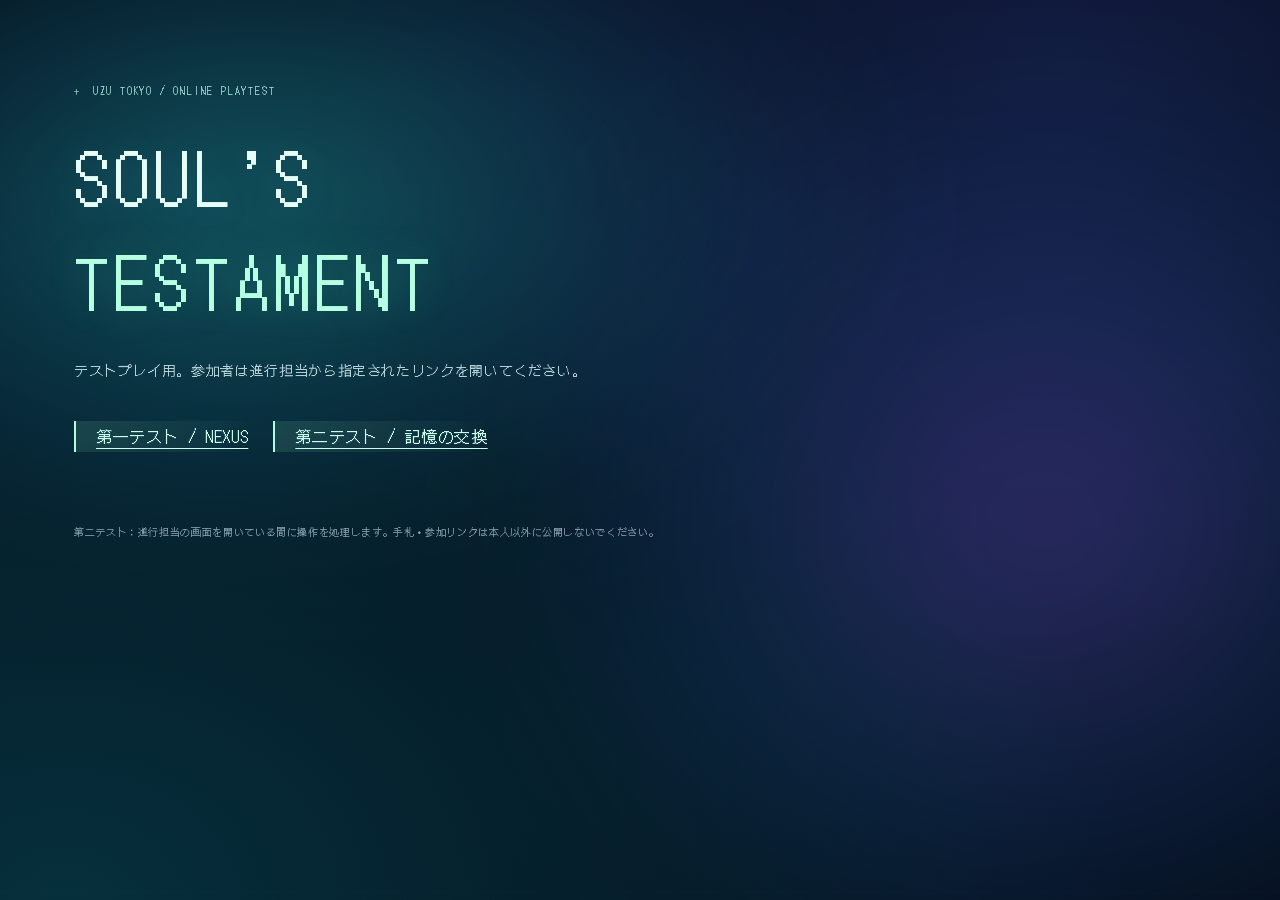
<file: playtest/index.html>
<!doctype html><html lang="ja"><head><meta name="referrer" content="no-referrer"><meta charset="utf-8"><meta name="viewport" content="width=device-width,initial-scale=1"><meta name="robots" content="noindex,nofollow,noarchive"><title>SOUL’S TESTAMENT / テストプレイ</title><link rel="stylesheet" href="second-test/style.css"></head><body><div class="ambient-space" aria-hidden="true"><span class="aurora aurora-a"></span><span class="aurora aurora-b"></span><span class="depth-grid"></span></div><main class="landing"><div class="eyebrow">UZU TOKYO / ONLINE PLAYTEST</div><h1>SOUL’S<br><span>TESTAMENT</span></h1><p class="lead">テストプレイ用。参加者は進行担当から指定されたリンクを開いてください。</p><div class="entry-actions"><a class="primary" href="first-test/search.html?pc=1&mode=pixel">第一テスト / NEXUS</a><a class="primary" href="second-test-v2/">第二テスト / 記憶の交換</a></div><p class="test-note">第二テスト：進行担当の画面を開いている間に操作を処理します。手札・参加リンクは本人以外に公開しないでください。</p></main></body></html>
</file>
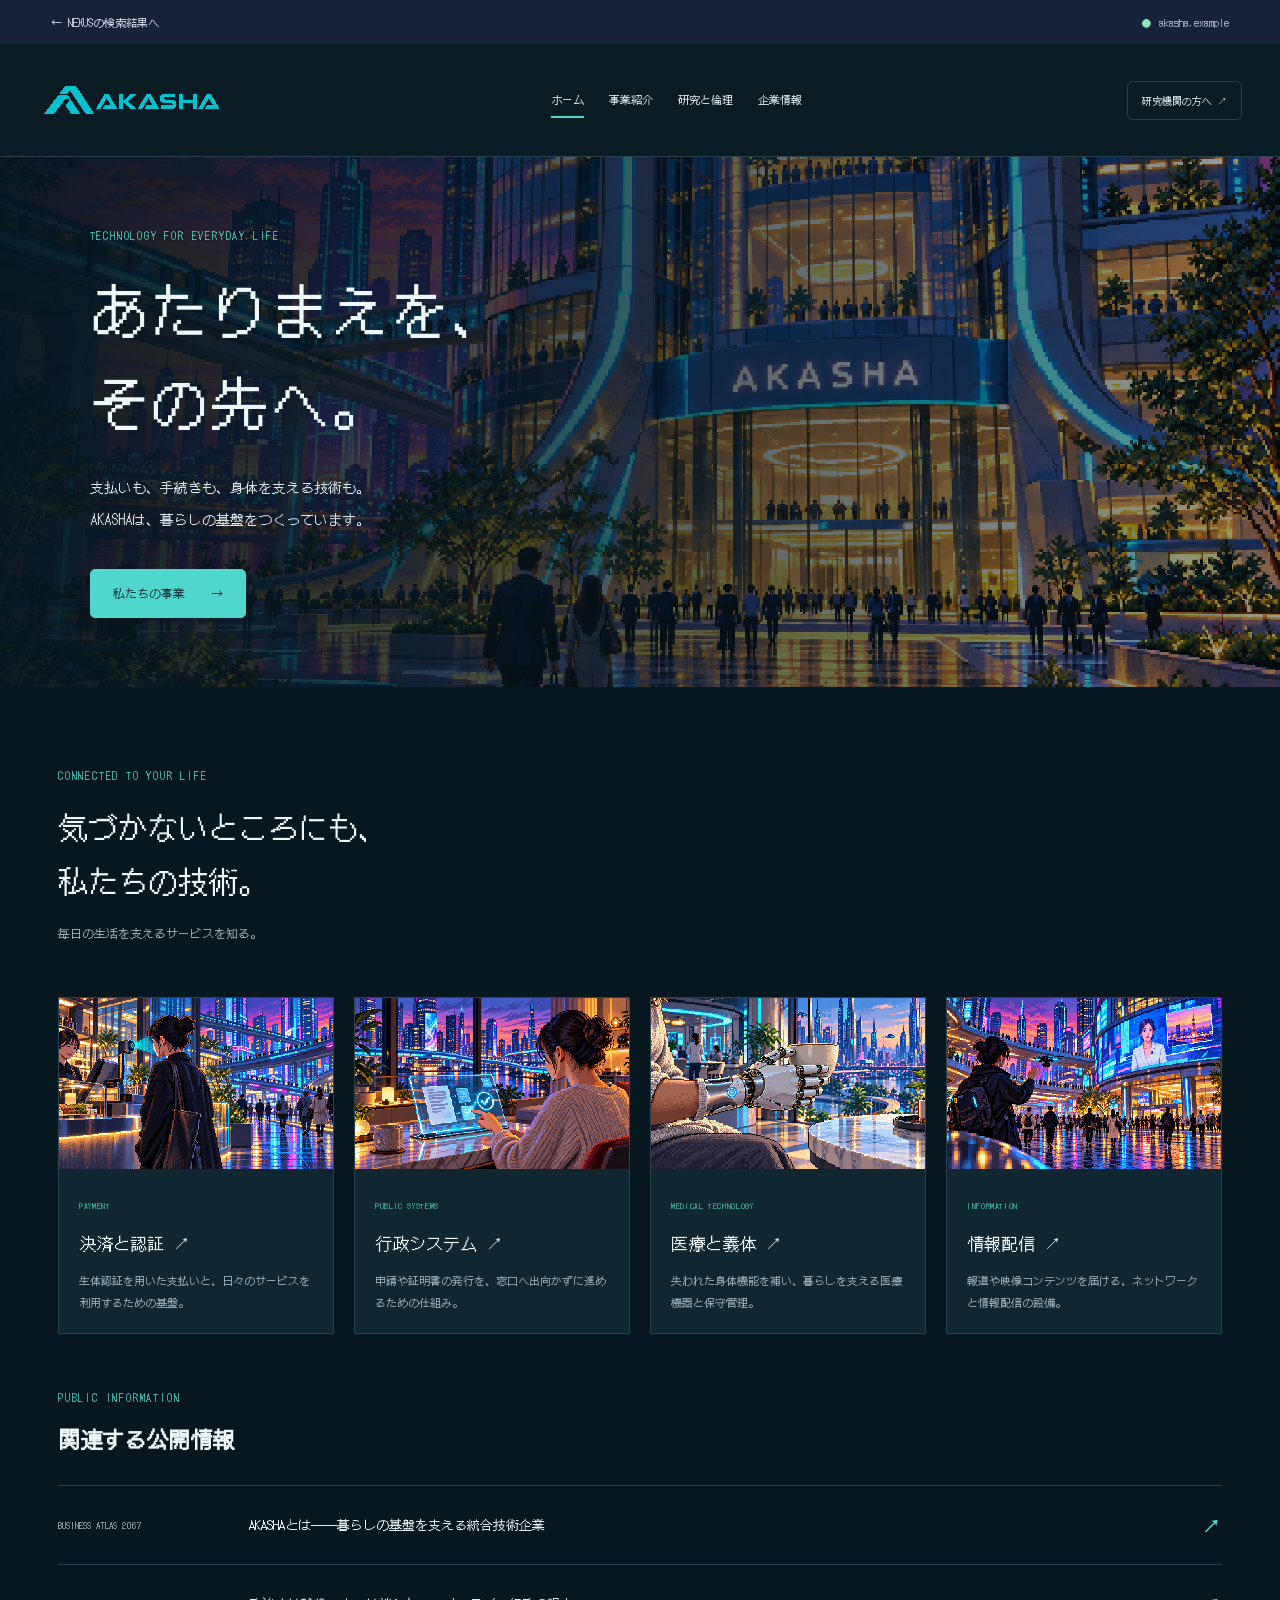
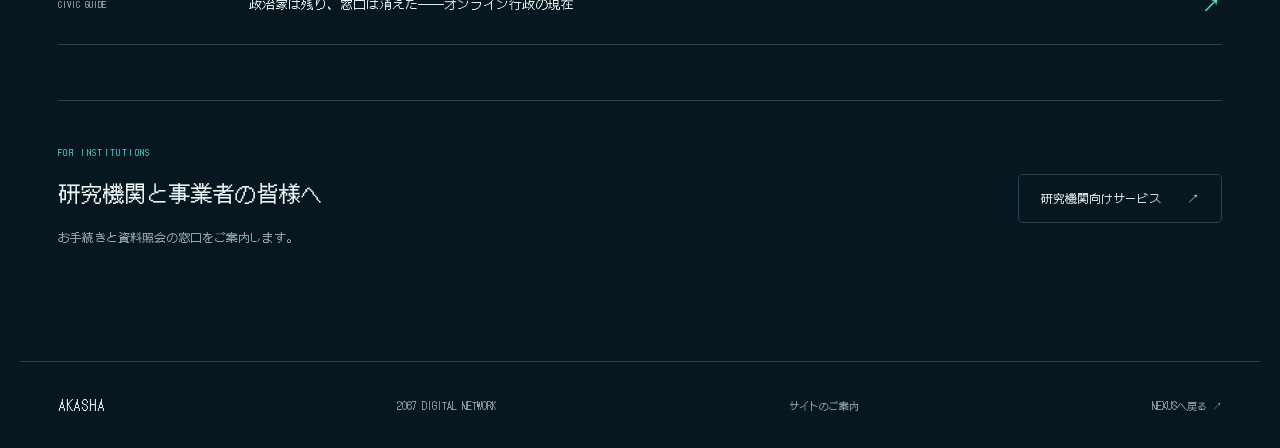
<file: playtest/first-test/portal.html>
<!doctype html><html lang="ja"><head><meta name="referrer" content="no-referrer"><meta charset="utf-8"><meta name="viewport" content="width=device-width,initial-scale=1,viewport-fit=cover"><meta name="robots" content="noindex,nofollow,noarchive"><title>サービスホーム</title><link rel="stylesheet" href="portals.css"></head><body><nav class="network-bar"><a id="backToSearch" href="review.html?mode=pixel">← NEXUSの検索結果へ</a><span id="portalAddress"></span></nav><div id="portal"></div><dialog id="gatewayDialog"><button id="closeGateway" aria-label="案内を閉じる">×</button><p class="micro">SERVICE ACCESS</p><h2 id="gatewayTitle"></h2><p id="gatewayText"></p><p id="gatewayRequirement" class="access-requirement"></p><button id="gatewayBack" class="action">公開ページへ戻る</button></dialog><div id="portalToast" role="status" hidden></div><script src="nexus-data.js"></script><script src="portals-data.js"></script><script src="nexus-core.js"></script><script src="portal.js"></script></body></html>
</file>
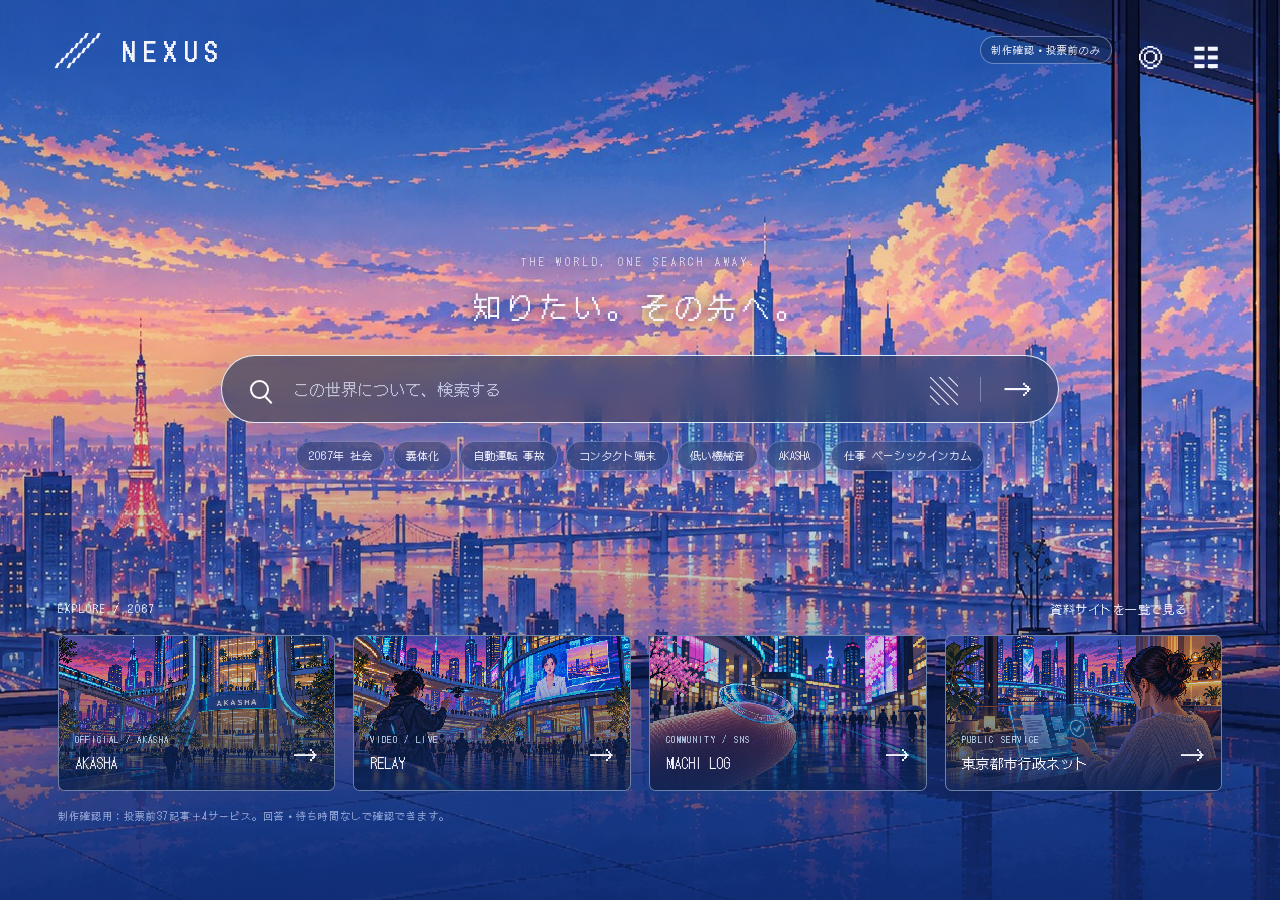
<file: playtest/first-test/review.html>
<!doctype html>
<html lang="ja"><head><meta name="referrer" content="no-referrer"><meta charset="utf-8"><meta name="viewport" content="width=device-width,initial-scale=1,viewport-fit=cover"><meta name="robots" content="noindex,nofollow,noarchive"><title>NEXUS — 2067 SEARCH</title><link rel="stylesheet" href="nexus.css"></head>
<body>
 <div class="wallpaper" aria-hidden="true"></div><div class="shade" aria-hidden="true"></div>
 <header class="engine-header"><button class="brand" id="home" aria-label="NEXUS ホーム"><span class="brand-mark">//</span><span>NEXUS</span></button><div class="header-actions"><span id="staffBadge" hidden>制作確認・投票前のみ</span><button class="round-button" id="identity" aria-label="個体・設問を確認"><span id="pcBadge">◎</span></button><button class="round-button" id="settings" aria-label="表示する記事を絞り込む">☷</button></div></header>
 <div class="test-strip" id="testStrip" hidden><span>UZU / TEST 01</span><span id="testIdentity"></span><span id="testClock">20:00</span><button id="showQuestions">設問を開く <span id="cleared">0/4</span></button></div>
 <main id="engine">
  <section class="search-hero" id="hero"><div class="hero-copy"><p>THE WORLD, ONE SEARCH AWAY.</p><h1>知りたい。その先へ。</h1></div>
   <form id="searchForm" class="search-box" role="search"><span class="search-icon" aria-hidden="true"></span><input id="query" type="search" aria-label="検索する言葉" placeholder="この世界について、検索する" autocomplete="off"><button type="button" id="imageSearch" class="search-tool" aria-label="画像で表示">▧</button><span class="search-divider"></span><button type="submit" class="search-submit" aria-label="検索する">→</button></form>
   <div class="suggestions" id="suggestions"></div>
  </section>
  <section class="home-content" id="homeContent"><div class="section-heading"><span>EXPLORE / 2067</span><button id="browseAll">資料サイトを一覧で見る <span>↗</span></button></div><div class="explore-grid" id="explore"></div><p class="home-note" id="homeNote"></p></section>
  <section id="resultsPanel" class="results-panel" hidden><div class="result-topline"><div><p class="eyebrow">NEXUS SEARCH</p><h1 id="resultHeading"></h1><p id="resultCount"></p></div><div class="view-switch"><button id="listView" aria-pressed="true">サイト</button><button id="gridView" aria-pressed="false">画像</button></div></div><div id="results"></div></section>
 </main>
 <aside class="filter-panel" id="filters" hidden><div class="panel-top"><h2>検索範囲</h2><button id="closeFilters" aria-label="閉じる">×</button></div><p id="scopeNote">現在アクセスできるサイトを検索します。</p><div id="reviewFilters" hidden><label>公開段階<select id="phaseFilter"><option value="all">第一・第二テスト</option><option value="1">第一テスト</option><option value="2">第二テストのみ</option></select></label><label>閲覧対象<select id="pcFilter"><option value="all">全PCの情報</option><option value="common">全員共通</option><option value="1">PC1</option><option value="2">PC2</option><option value="3">PC3</option><option value="4">PC4</option><option value="5">PC5</option></select></label></div><label>掲載元<select id="sourceFilter"><option value="all">すべてのサイト</option></select></label><button class="solid-button" id="resetFilters">絞り込みを解除</button></aside>
 <dialog id="questionsDialog" class="glass-dialog"><div class="panel-top"><div><p class="eyebrow">UZU / ADAPTATION TEST</p><h2>理解度確認</h2></div><button id="closeQuestions" aria-label="設問を閉じる">×</button></div><div id="questions"></div></dialog>
 <dialog id="introDialog" class="glass-dialog"><p class="eyebrow">UZU / TEST 01</p><h2>2067年の世界を調べる</h2><p>端末に接続する個体を選んでください。設問の答えを検索で探し、必要な情報はほかの個体とも共有してください。</p><div class="seat-grid" id="seats"></div><p class="intro-note">検索・回答は20分。設問は検索中も確認できます。</p><button class="solid-button" id="startTest">選んだ個体で開始する →</button></dialog>
 <div id="toast" class="toast" role="status" hidden></div>
 <script src="nexus-data.js"></script><script src="portals-data.js"></script><script src="nexus-core.js"></script><script src="nexus.js"></script>
</body></html>
</file>
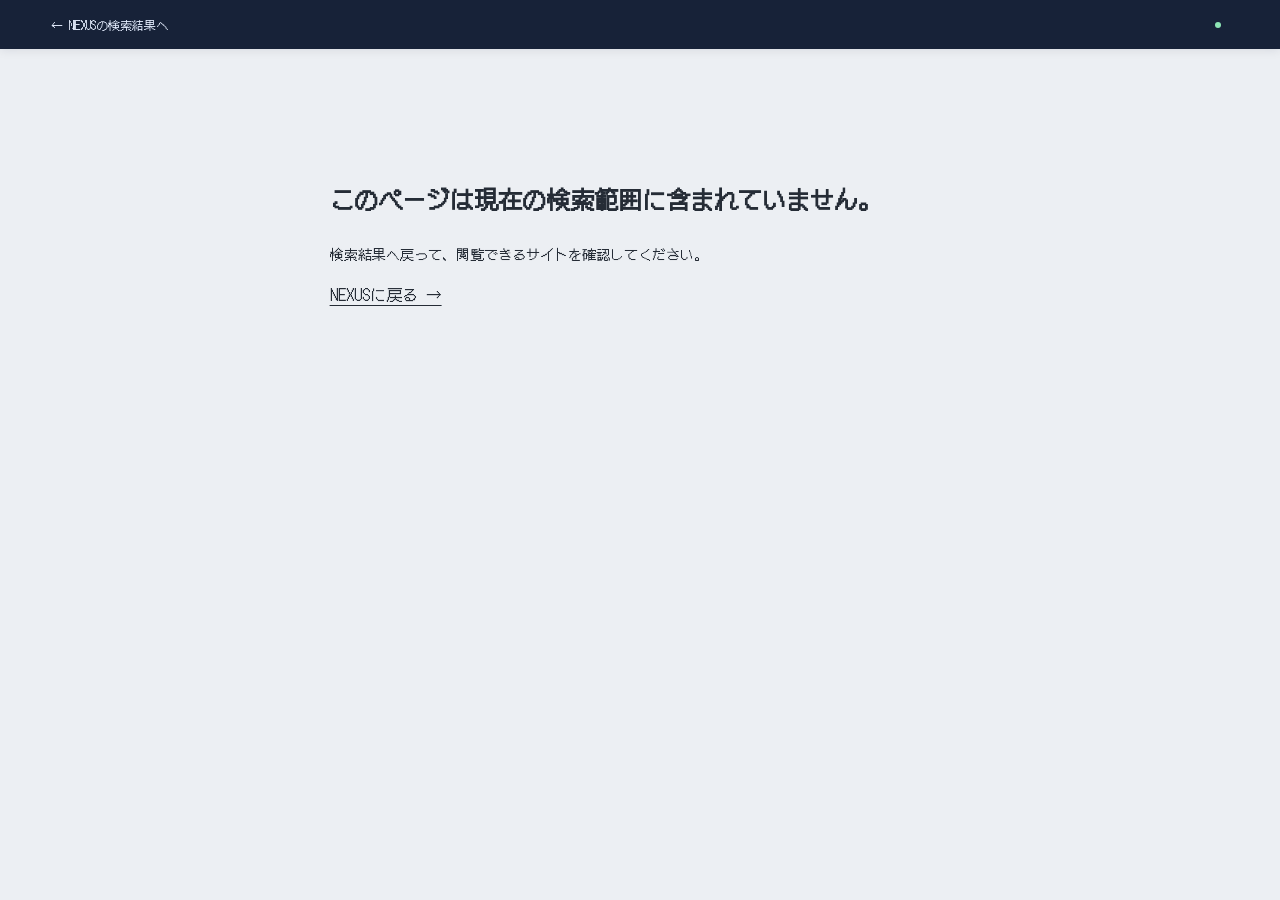
<file: playtest/first-test/site.html>
<!doctype html><html lang="ja"><head><meta name="referrer" content="no-referrer"><meta charset="utf-8"><meta name="viewport" content="width=device-width,initial-scale=1,viewport-fit=cover"><meta name="robots" content="noindex,nofollow,noarchive"><title>資料サイト</title><link rel="stylesheet" href="publisher.css"></head><body><nav class="browser-bar"><a id="backToSearch" href="review.html?mode=pixel">← NEXUSの検索結果へ</a><span class="address"><i class="status-dot" aria-hidden="true"></i><span id="siteAddress"></span></span></nav><main id="publication"></main><script src="nexus-data.js"></script><script src="nexus-core.js"></script><script src="site.js"></script></body></html>
</file>
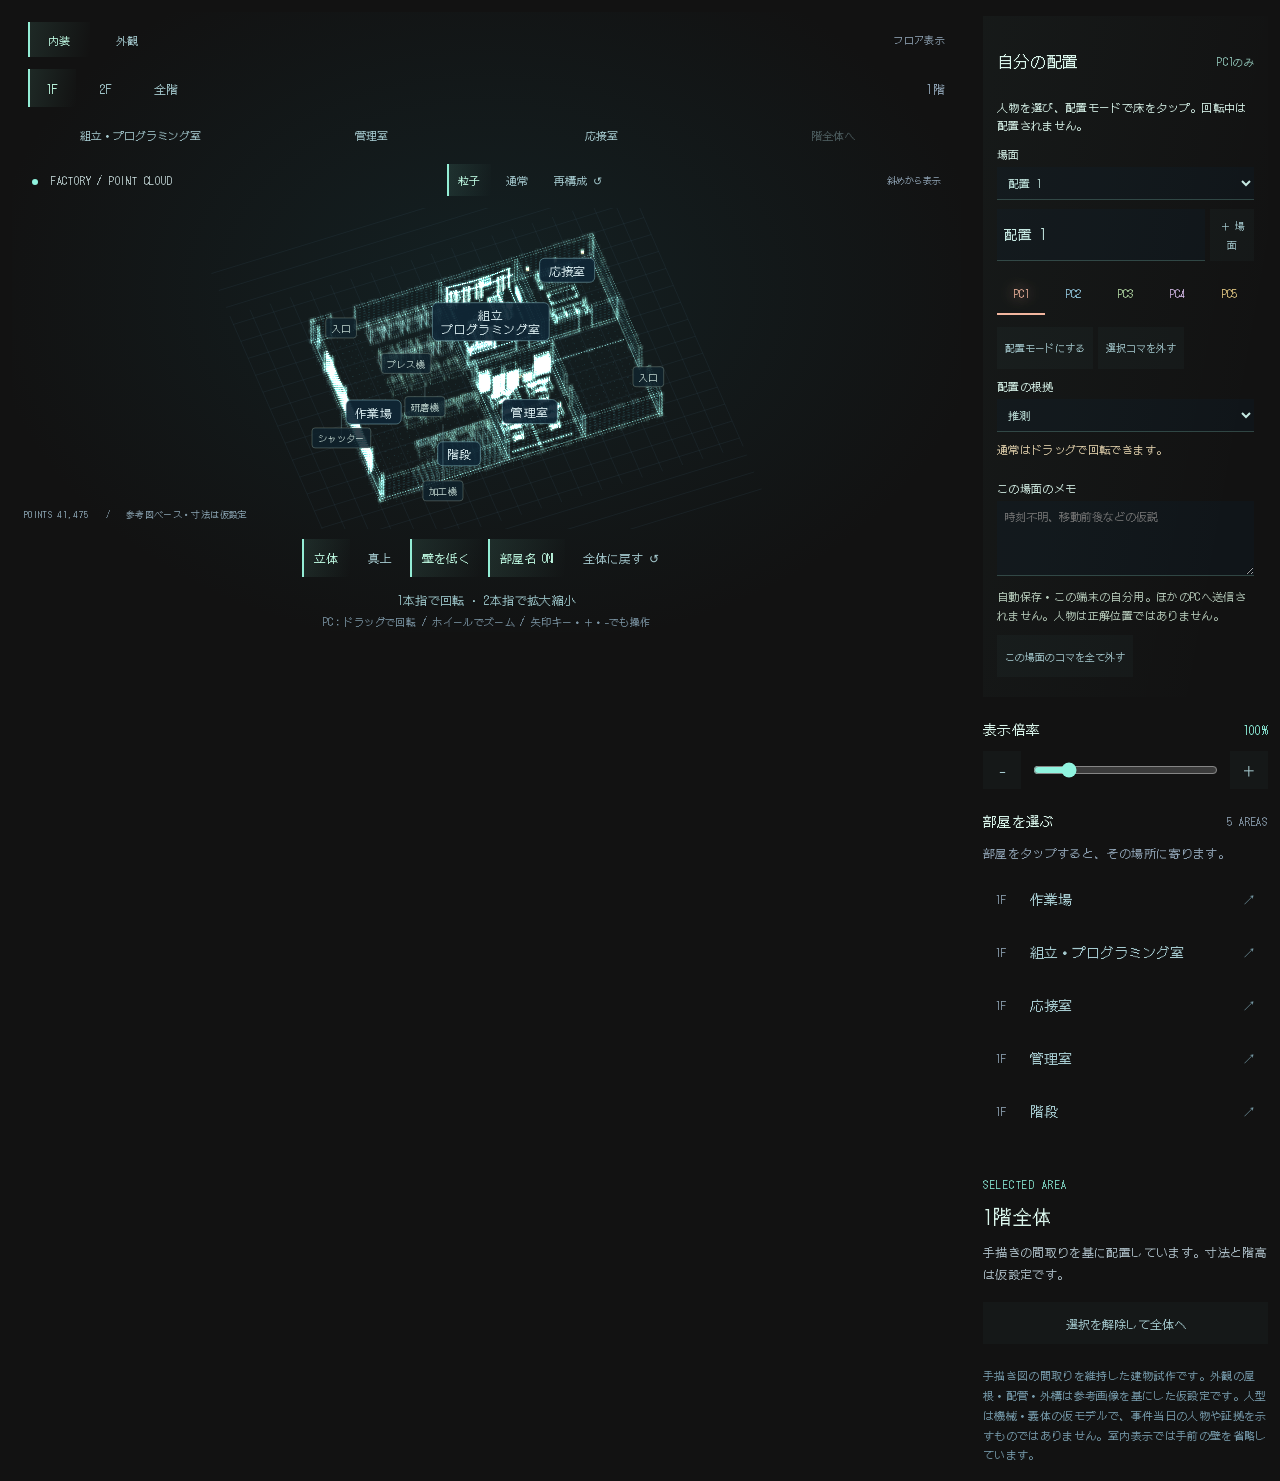
<file: playtest/second-test-v2/scene.html>
<!doctype html>
<html lang="ja"><head><meta charset="utf-8"><meta name="viewport" content="width=device-width,initial-scale=1,viewport-fit=cover"><meta name="robots" content="noindex,nofollow,noarchive"><title>3D現場 個人用の配置</title><link rel="stylesheet" href="../scene-model.css"><link rel="stylesheet" href="board.css"></head>
<body>
 <header class="topbar"><a href="review.html?mode=pixel">← NEXUS確認画面</a><span>SCENE LAB <b>01</b></span><span class="test-tag">制作確認用</span></header>
 <main>
  <h1 class="sr-only">工場モデル</h1>
  <div class="workspace">
   <section class="viewer" aria-label="建物の立体ビューア">
    <div class="structure-tools" role="group" aria-label="外観と内装"><button id="interiorMode" aria-pressed="true">内装</button><button id="exteriorMode" aria-pressed="false">外観</button><span id="structureStatus">フロア表示</span></div>
    <div class="floor-tools" id="floorTools" role="group" aria-label="表示する階"><button id="floor1" aria-pressed="true">1F</button><button id="floor2" aria-pressed="false">2F</button><button id="allFloors" aria-pressed="false">全階</button><span id="floorTitle">1階</span></div>
    <div class="room-tools" id="warehouseTools" role="group" aria-label="室内表示"><button id="focusAssembly" aria-pressed="false">組立・プログラミング室</button><button id="focusManagement" aria-pressed="false">管理室</button><button id="focusReception" aria-pressed="false">応接室</button><button id="focusStore1" aria-pressed="false" hidden>倉庫1 室内</button><button id="focusStore2" aria-pressed="false" hidden>倉庫2 室内</button><button id="floorOverview" disabled>階全体へ</button></div>
    <div class="viewer-header"><span><i></i> FACTORY / <span id="renderStatus">POINT CLOUD</span></span><div class="render-tools" role="group" aria-label="モデルの描画方式"><button id="particleMode" aria-pressed="true">粒子</button><button id="solidMode" aria-pressed="false">通常</button><button id="rebuild" aria-label="粒子を再構成する">再構成 ↺</button></div><span id="viewStatus">斜めから表示</span></div>
    <canvas id="model" tabindex="0" aria-label="手描き間取りに基づく工場3Dモデル。ドラッグで回転、ピンチまたはホイールで拡大縮小。矢印キーでも回転できます。" aria-describedby="controlsHelp">建物モデルを表示するにはCanvasに対応したブラウザが必要です。部屋の一覧は下にあります。</canvas>
    <div class="view-tools" role="group" aria-label="視点の操作"><button id="orbitView" aria-pressed="true">立体</button><button id="topView" aria-pressed="false">真上</button><button id="wallToggle" aria-pressed="false">壁を高く</button><button id="labelsToggle" aria-pressed="true">部屋名 ON</button><button id="closeView" aria-pressed="false" hidden>設備に寄る</button><button id="reset">全体に戻す ↺</button></div>
    <p class="gesture-hint" id="controlsHelp">1本指で回転 · 2本指で拡大縮小<br><span>PC：ドラッグで回転 / ホイールでズーム / 矢印キー・＋・−でも操作</span></p>
   </section>
   <aside class="inspector"><section id="boardControls" class="board-panel"></section>
    <section class="zoom-panel"><div class="section-label"><h2>表示倍率</h2><output id="zoomText" for="zoom">100%</output></div><div class="zoom-controls"><button id="zoomOut" aria-label="縮小">−</button><input id="zoom" type="range" min="65" max="280" value="100" aria-label="モデルの表示倍率"><button id="zoomIn" aria-label="拡大">＋</button></div></section>
    <section class="rooms-panel" id="roomsPanel"><div class="section-label"><h2>部屋を選ぶ</h2><span id="roomCount">5 AREAS</span></div><p>部屋をタップすると、その場所に寄ります。</p><div id="roomList" class="room-list"></div></section>
    <section class="selection-panel" aria-live="polite"><p class="eyebrow">SELECTED AREA</p><h2 id="selectedTitle">1階全体</h2><p id="selectedDescription">手描きの間取りを基に配置しています。寸法と階高は仮設定です。</p><button id="clearSelection">選択を解除して全体へ</button></section>
    <p class="boundary-note">手描き図の間取りを維持した建物試作です。外観の屋根・配管・外構は参考画像を基にした仮設定です。人型は機械・義体の仮モデルで、事件当日の人物や証拠を示すものではありません。室内表示では手前の壁を省略しています。</p>
   </aside>
  </div>
 </main>
 <script src="../warehouse-props.js"></script><script src="../factory-room-props.js"></script><script src="../factory-layout.js"></script><script src="../factory-exterior.js"></script><script src="board.js"></script><script src="scene-view.js"></script>
</body></html>
</file>
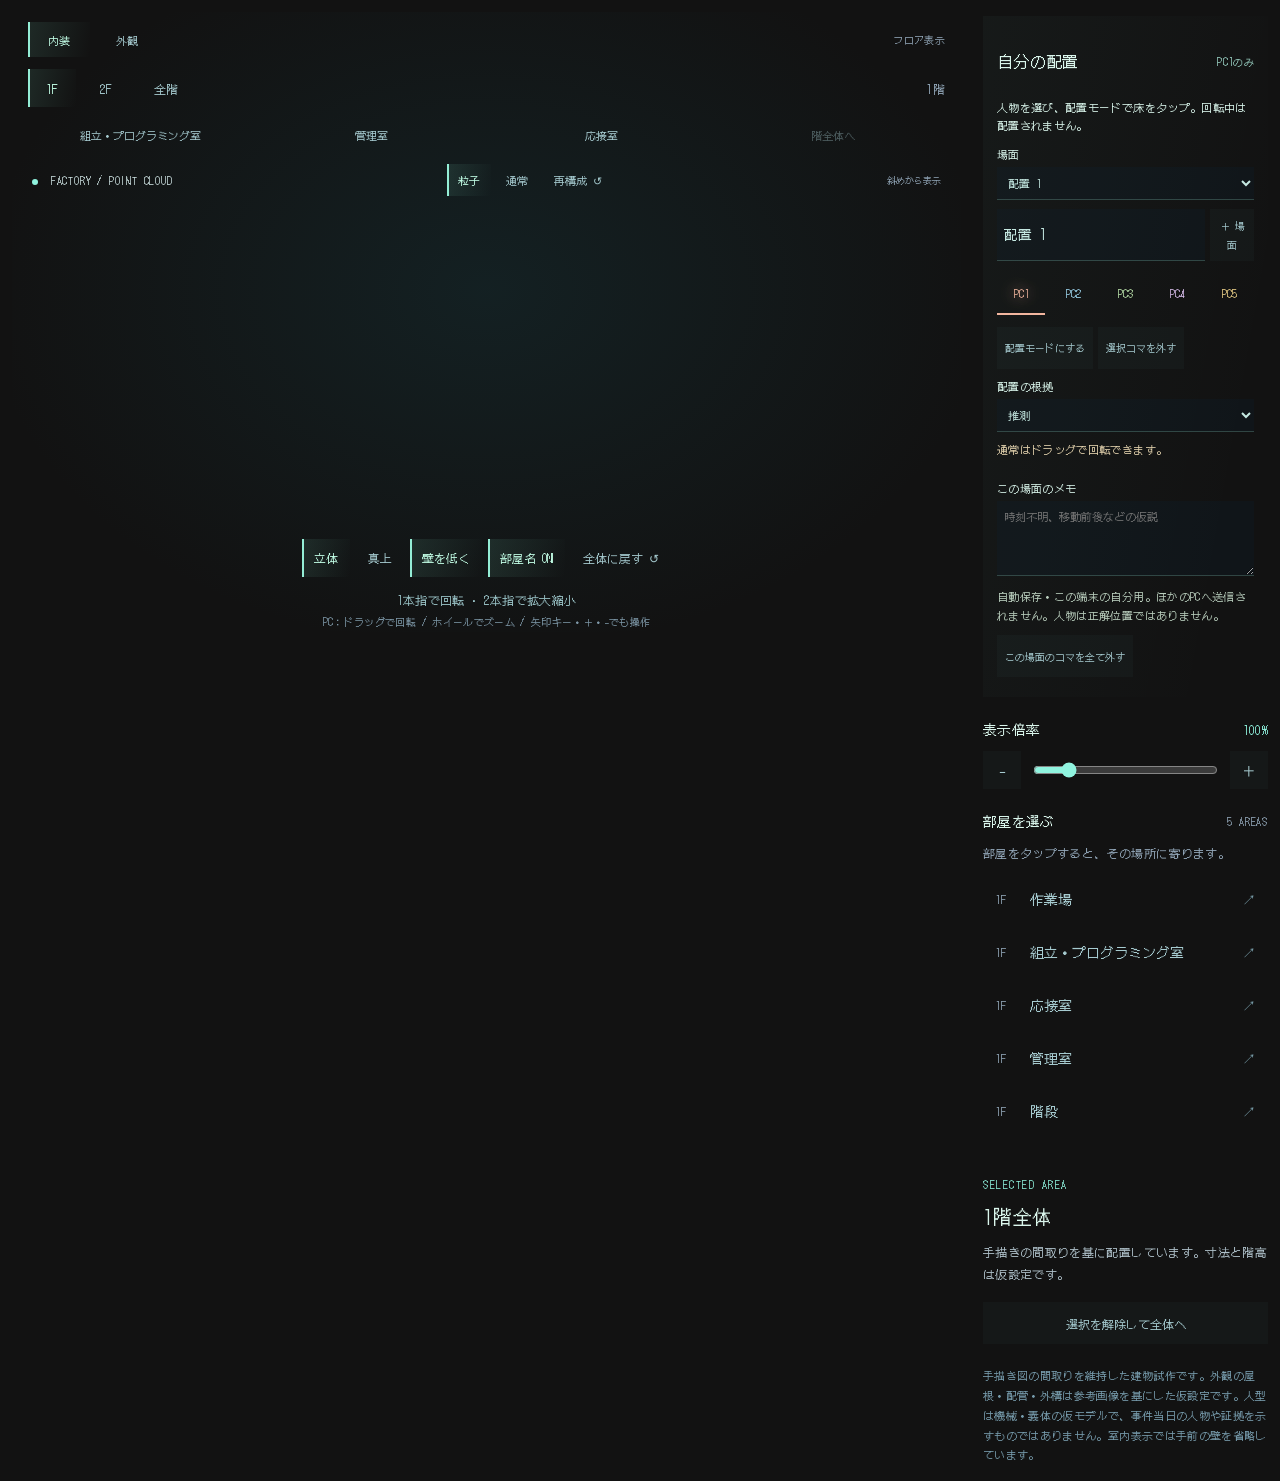
<file: playtest/second-test/scene.html>
<!doctype html>
<html lang="ja"><head><meta name="referrer" content="no-referrer"><meta charset="utf-8"><meta name="viewport" content="width=device-width,initial-scale=1,viewport-fit=cover"><meta name="robots" content="noindex,nofollow,noarchive"><title>3D現場 個人用の配置</title><link rel="stylesheet" href="../scene-model.css"><link rel="stylesheet" href="board.css"></head>
<body>
 <header class="topbar"><a href="../first-test/review.html?mode=pixel">← NEXUS確認画面</a><span>SCENE LAB <b>01</b></span><span class="test-tag">制作確認用</span></header>
 <main>
  <h1 class="sr-only">工場モデル</h1>
  <div class="workspace">
   <section class="viewer" aria-label="建物の立体ビューア">
    <div class="structure-tools" role="group" aria-label="外観と内装"><button id="interiorMode" aria-pressed="true">内装</button><button id="exteriorMode" aria-pressed="false">外観</button><span id="structureStatus">フロア表示</span></div>
    <div class="floor-tools" id="floorTools" role="group" aria-label="表示する階"><button id="floor1" aria-pressed="true">1F</button><button id="floor2" aria-pressed="false">2F</button><button id="allFloors" aria-pressed="false">全階</button><span id="floorTitle">1階</span></div>
    <div class="room-tools" id="warehouseTools" role="group" aria-label="室内表示"><button id="focusAssembly" aria-pressed="false">組立・プログラミング室</button><button id="focusManagement" aria-pressed="false">管理室</button><button id="focusReception" aria-pressed="false">応接室</button><button id="focusStore1" aria-pressed="false" hidden>倉庫1 室内</button><button id="focusStore2" aria-pressed="false" hidden>倉庫2 室内</button><button id="floorOverview" disabled>階全体へ</button></div>
    <div class="viewer-header"><span><i></i> FACTORY / <span id="renderStatus">POINT CLOUD</span></span><div class="render-tools" role="group" aria-label="モデルの描画方式"><button id="particleMode" aria-pressed="true">粒子</button><button id="solidMode" aria-pressed="false">通常</button><button id="rebuild" aria-label="粒子を再構成する">再構成 ↺</button></div><span id="viewStatus">斜めから表示</span></div>
    <canvas id="model" tabindex="0" aria-label="手描き間取りに基づく工場3Dモデル。ドラッグで回転、ピンチまたはホイールで拡大縮小。矢印キーでも回転できます。" aria-describedby="controlsHelp">建物モデルを表示するにはCanvasに対応したブラウザが必要です。部屋の一覧は下にあります。</canvas>
    <div class="view-tools" role="group" aria-label="視点の操作"><button id="orbitView" aria-pressed="true">立体</button><button id="topView" aria-pressed="false">真上</button><button id="wallToggle" aria-pressed="false">壁を高く</button><button id="labelsToggle" aria-pressed="true">部屋名 ON</button><button id="closeView" aria-pressed="false" hidden>設備に寄る</button><button id="reset">全体に戻す ↺</button></div>
    <p class="gesture-hint" id="controlsHelp">1本指で回転 · 2本指で拡大縮小<br><span>PC：ドラッグで回転 / ホイールでズーム / 矢印キー・＋・−でも操作</span></p>
   </section>
   <aside class="inspector"><section id="boardControls" class="board-panel"></section>
    <section class="zoom-panel"><div class="section-label"><h2>表示倍率</h2><output id="zoomText" for="zoom">100%</output></div><div class="zoom-controls"><button id="zoomOut" aria-label="縮小">−</button><input id="zoom" type="range" min="65" max="280" value="100" aria-label="モデルの表示倍率"><button id="zoomIn" aria-label="拡大">＋</button></div></section>
    <section class="rooms-panel" id="roomsPanel"><div class="section-label"><h2>部屋を選ぶ</h2><span id="roomCount">5 AREAS</span></div><p>部屋をタップすると、その場所に寄ります。</p><div id="roomList" class="room-list"></div></section>
    <section class="selection-panel" aria-live="polite"><p class="eyebrow">SELECTED AREA</p><h2 id="selectedTitle">1階全体</h2><p id="selectedDescription">手描きの間取りを基に配置しています。寸法と階高は仮設定です。</p><button id="clearSelection">選択を解除して全体へ</button></section>
    <p class="boundary-note">手描き図の間取りを維持した建物試作です。外観の屋根・配管・外構は参考画像を基にした仮設定です。人型は機械・義体の仮モデルで、事件当日の人物や証拠を示すものではありません。室内表示では手前の壁を省略しています。</p>
   </aside>
  </div>
 </main>
 <script src="../warehouse-props.js"></script><script src="../factory-room-props.js"></script><script src="../factory-layout.js"></script><script src="../factory-exterior.js"></script><script src="board.js"></script><script src="scene-view.js"></script>
</body></html>
</file>
<file: playtest/second-test/style.css>
@font-face{font-family:UzuDot;src:url('../nexus-assets/DotGothic16-Regular.ttf')}*{box-sizing:border-box}html{color-scheme:dark}body{margin:0;background:#101923;color:#e8f0f4;font-family:system-ui,-apple-system,'Hiragino Sans',sans-serif;line-height:1.7}button,input,select,textarea{font:inherit}button,a,input,select,textarea{touch-action:manipulation}button{border:1px solid #415463;background:#1c2b38;color:#e8f0f4;border-radius:10px;padding:10px 15px;cursor:pointer}button:hover:not(:disabled){background:#2b4050;border-color:#8badaf}button:disabled{opacity:.4;cursor:not-allowed}button:focus-visible,a:focus-visible{outline:3px solid #f8c38c;outline-offset:3px}a{color:#a0e5dc}button.primary,.primary{background:#bde8d7;color:#102b2a;border-color:#bde8d7;font-weight:700}.danger{border-color:#a56c77;color:#f6bcc6}.app-header{display:flex;align-items:center;justify-content:space-between;padding:18px 5vw;border-bottom:1px solid #2d3b49;background:#111c27}.brand{text-decoration:none;display:flex;gap:14px;align-items:center;font-size:13px;letter-spacing:.13em;color:#f1f4ef;font-weight:650}.brand small{display:block;font-size:9px;letter-spacing:.2em;color:#9dbaaf}.brand-mark{background:#f8c38c;color:#27312d;border-radius:8px;padding:4px 13px;font-size:23px}.badge,.pill{border:1px solid #526267;border-radius:30px;padding:4px 11px;color:#b9d7d0;font-size:11px;white-space:nowrap}.eyebrow{color:#b4cec3;font-size:11px;letter-spacing:.16em;font-weight:650}h1{font-size:27px;line-height:1.5;margin:5px 0 14px}h2{font-size:18px;margin:5px 0 10px}h3{font-size:15px;margin:4px 0}p{margin:8px 0 14px}small,.muted{color:#9eb0bd}.landing{max-width:1200px;padding:65px 5vw 35px;margin:auto}.landing h1{font-size:clamp(35px,5vw,65px);font-weight:700;letter-spacing:.03em;line-height:1.35;margin:18px 0}.landing h1 span{color:#c7e6da}.lead{font-size:15px;color:#aebfcb;line-height:1.9}.entry-actions{display:flex;gap:12px;flex-wrap:wrap;margin:30px 0 50px}.entry-actions button{padding:15px 22px}.entry-actions span{font-size:10px;margin-left:8px;opacity:.7}.landing-grid{display:grid;grid-template-columns:repeat(3,1fr);gap:24px}.landing-grid article{border-top:1px solid #54646a;padding-top:20px}.landing-grid b{font-size:11px;letter-spacing:.14em;color:#dfb597}.landing-grid p{font-size:13px;color:#aabcc7}.test-note{font-size:11px;color:#a7a293;border-top:1px solid #35424a;margin-top:34px;padding-top:18px}#game,#host{max-width:1400px;margin:auto;padding:0 4vw 40px}.room-strip{display:flex;gap:15px;align-items:center;padding:14px 0;font-size:12px;flex-wrap:wrap}#connection{margin-left:auto;color:#9eb6b1}#soloSwitch select{padding:5px;font-size:12px}#tabs{position:sticky;top:0;z-index:5;display:flex;gap:4px;padding:8px 0;background:#101923f5;border-bottom:1px solid #33434e;overflow-x:auto;scrollbar-width:thin}#tabs button{border:none;background:transparent;border-radius:6px;white-space:nowrap;color:#a5bbc6;padding:12px 13px;font-size:13px}#tabs button.active{background:#30483f;color:#c9efdd}#tabs span{font-size:10px;color:#f2ca9e;margin-left:4px}.pane-heading{display:flex;justify-content:space-between;gap:16px;align-items:start;padding:25px 0 15px}.pane-heading p{font-size:13px;color:#a5b8c3}.grid{display:grid;grid-template-columns:repeat(auto-fill,minmax(240px,1fr));gap:14px}.card{position:relative;text-align:left;border:1px solid #394b59;border-radius:13px;background:#1a2834;padding:18px;min-height:170px;display:flex;flex-direction:column;gap:10px}.card.needed{border-color:#c9e4b0;box-shadow:inset 0 0 0 1px #bddca344,0 0 18px #b9dd9c14;background:linear-gradient(135deg,#263a35,#1a2834)}.card .card-no{font-size:11px;letter-spacing:.13em;color:#a7b8c4}.card .needed-tag{position:absolute;right:13px;top:14px;font-size:10px;color:#d3efb8}.card p{font-size:13px;color:#d1dce2;display:-webkit-box;-webkit-box-orient:vertical;-webkit-line-clamp:4;overflow:hidden;margin:0}.card button{align-self:start;margin-top:auto;font-size:12px;padding:7px 12px}.panel{background:#182632;border:1px solid #334754;border-radius:12px;padding:19px;margin-bottom:15px}.panel p{white-space:pre-wrap}.panel-title{display:flex;gap:14px;align-items:center;justify-content:space-between}.row{display:flex;gap:9px;align-items:center;flex-wrap:wrap}.stack{display:grid;gap:12px}.field{display:grid;gap:5px;font-size:12px;color:#b1c4ce}.field input,.field select,.field textarea,input,select,textarea{min-width:0;border:1px solid #4a5d6b;color:#edf4f8;background:#0f1c27;border-radius:7px;padding:9px}.field textarea{min-height:70px;resize:vertical}.columns{display:grid;grid-template-columns:minmax(0,2fr) minmax(250px,1fr);gap:20px}.progress{font-size:12px;color:#bacdbf}.chip{display:inline-block;border:1px solid #59696c;border-radius:5px;padding:2px 7px;margin:3px;font-size:11px}.chip.done{opacity:.45;text-decoration:line-through}.offer{border-left:3px solid #e9bc8d}.offer button{font-size:12px}.empty{padding:30px 15px;text-align:center;color:#9ab0bc;border:1px dashed #41535e;border-radius:10px}.notice{font-size:12px;border-bottom:1px solid #35434e;padding:8px 0}.notice time{display:block;font-size:10px;color:#8199aa}.small-button{font-size:11px;padding:6px 9px}dialog{background:#172633;color:#ecf1ef;border:1px solid #73948f;border-radius:14px;width:min(600px,94vw);max-height:90dvh;padding:24px}dialog::backdrop{background:#030b14c9}.close{float:right;border:0;font-size:20px;padding:0 8px;background:transparent}.dialog-text{white-space:pre-wrap;line-height:1.9;border-top:1px solid #40545f;border-bottom:1px solid #40545f;padding:18px 0;margin:18px 0}.toast{position:fixed;z-index:50;bottom:25px;left:50%;transform:translateX(-50%);background:#d8ebdf;color:#17302e;padding:12px 20px;border-radius:10px;box-shadow:0 8px 30px #0008;max-width:92vw;font-size:13px}.photo{padding:0;overflow:hidden;min-height:220px}.photo img{width:100%;height:auto;max-height:500px;object-fit:contain;display:block;background:#0b121c}.photo .placeholder{height:150px;display:grid;place-content:center;background:repeating-linear-gradient(135deg,#1b2a37,#1b2a37 12px,#1e2e3c 12px,#1e2e3c 13px);font-size:11px;letter-spacing:.15em;color:#8ca3b3}.photo .caption{padding:17px}.photo .caption p{font-size:12px}.host-head{padding:30px 0 12px}.invite{display:grid;grid-template-columns:60px 1fr auto;gap:10px;align-items:center;padding:10px 0;border-bottom:1px solid #334754}.invite input{font-size:11px;width:100%}.host-controls{display:flex;gap:9px;flex-wrap:wrap}.host-controls button{font-size:12px}#sceneFrame{width:100%;height:850px;max-height:calc(100dvh - 210px);min-height:550px;border:1px solid #3c5660;border-radius:12px;background:#11202b}.tutorial-cards{display:grid;grid-template-columns:1fr 1fr;gap:12px}.tutorial-cards button{padding:22px;min-height:120px;text-align:left}.tutorial-cards .selected{border-color:#bde8d7;background:#2c443b}.divider{height:1px;background:#40515a;margin:20px 0}[hidden]{display:none!important}@media(max-width:760px){.app-header{padding:13px 18px}.brand{font-size:10px;gap:9px}.brand small{font-size:8px}.brand-mark{font-size:19px}.landing{padding:40px 20px}.landing-grid{grid-template-columns:1fr;gap:12px}.entry-actions{margin-bottom:30px}.entry-actions button{width:100%}.columns{grid-template-columns:1fr}.grid{grid-template-columns:repeat(2,minmax(0,1fr));gap:9px}.card{min-height:190px;padding:14px}.card h3{font-size:13px}.card p{font-size:12px}.card .needed-tag{position:static;align-self:start}.pane-heading{padding-top:18px}.pane-heading h1{font-size:23px}#game,#host{padding:0 13px 30px}#tabs button{font-size:12px;padding:10px 11px}.invite{grid-template-columns:35px 1fr}.invite button{grid-column:2;font-size:11px;justify-self:start}#sceneFrame{height:1100px;max-height:none;min-height:600px}.tutorial-cards{grid-template-columns:1fr}.panel{padding:15px}}
/* Unframed / living aurora theme. Gameplay and text are unchanged. */
:root{--ink:#e5fcf7;--dim:#a7c5cd;--mint:#a8ffdf;--ice:#8bdbff;--lilac:#b4a4ff;--pixel-font:UzuDot,'Hiragino Kaku Gothic ProN',monospace}
@font-face{font-family:UzuDot;src:url('../nexus-assets/DotGothic16-Regular.ttf') format('truetype');font-display:swap;font-weight:400}
html{min-height:100%;background:#040d19}
body{min-height:100dvh;isolation:isolate;overflow-x:hidden;background:transparent;color:var(--ink);font-family:var(--pixel-font);font-weight:400;line-height:1.9;letter-spacing:.04em}
button,input,select,textarea{font-family:var(--pixel-font);font-weight:400}
body>.app-header,body>main,body>section{position:relative;z-index:1}
.ambient-space{position:fixed;inset:0;z-index:-1;overflow:hidden;pointer-events:none;background:radial-gradient(ellipse at 83% 6%,#182153a0,transparent 50%),radial-gradient(ellipse at 5% 100%,#062f3c,transparent 62%),#040d19}
.aurora{position:absolute;display:block;filter:blur(65px);will-change:transform;mix-blend-mode:screen;border-radius:50%}
.aurora-a{width:100vw;height:80vh;left:-30vw;top:-18vh;opacity:.65;background:radial-gradient(ellipse,#167879 0%,#0c526777 42%,transparent 70%);animation:aurora-near 23s ease-in-out infinite alternate}
.aurora-b{width:85vw;height:110vh;right:-24vw;top:3vh;opacity:.5;background:radial-gradient(ellipse,#4e399b 0%,#193e8277 43%,transparent 72%);animation:aurora-far 31s ease-in-out infinite alternate}
.aurora-c{width:75vw;height:65vh;left:18vw;bottom:-40vh;opacity:.46;background:radial-gradient(ellipse,#12888b 0%,#136a6b66 36%,transparent 70%);animation:aurora-tide 27s ease-in-out infinite alternate}
.depth-grid{position:absolute;left:-50%;width:200%;height:58vh;bottom:-35vh;opacity:.16;background-image:linear-gradient(#7be9e81f 1px,transparent 1px),linear-gradient(90deg,#7be9e81f 1px,transparent 1px);background-size:60px 60px;transform:perspective(420px) rotateX(64deg);mask-image:linear-gradient(transparent,#000 35%,transparent);animation:grid-drift 38s linear infinite}
.pixel-atmosphere{position:absolute;inset:0;opacity:.24;background-image:radial-gradient(#afffe280 1px,transparent 1px),radial-gradient(#a2b8ff70 1px,transparent 1px);background-size:113px 127px,181px 173px;background-position:20px 30px,80px 100px;mask-image:linear-gradient(#0008,transparent 50%,#0005);animation:pixel-drift 45s linear infinite}
@keyframes aurora-near{from{transform:translate3d(0,0,0) scale(1) rotate(-10deg)}to{transform:translate3d(22vw,22vh,0) scale(1.18) rotate(18deg)}}
@keyframes aurora-far{from{transform:translate3d(0,0,0) scale(1.05)}to{transform:translate3d(-18vw,-13vh,0) scale(.8) rotate(-20deg)}}
@keyframes aurora-tide{from{transform:translate3d(0,0,0) scale(1.2)}to{transform:translate3d(-17vw,-30vh,0) scale(.8)}}
@keyframes grid-drift{to{background-position:0 60px,0 60px}}
@keyframes pixel-drift{to{background-position:20px -97px,80px -73px}}
.app-header{background:transparent;border:0;padding:26px 5vw;gap:18px}
.brand{font-family:var(--pixel-font);font-weight:400;font-size:12px;letter-spacing:.14em;color:#dbfff3;gap:18px}
.brand small{color:#83b9bd;font-size:9px;letter-spacing:.18em}
.brand-mark{position:relative;background:none;color:var(--mint);padding:0;font-size:30px;border-radius:0;text-shadow:0 0 20px #6bffcc77;line-height:1}
.badge,.pill{border:0;padding:0;border-radius:0;color:#a5e9d2;font-size:11px;letter-spacing:.1em;background:none}
.badge::before,.pill::before{content:'';display:inline-block;width:4px;height:4px;background:currentColor;margin-right:9px;vertical-align:middle;box-shadow:0 0 10px #a8ffdf77}
.landing{padding-top:clamp(50px,9vh,115px);padding-bottom:48px;max-width:1260px}
.landing h1{font-family:var(--pixel-font);font-weight:400;font-size:clamp(36px,5.4vw,72px);line-height:1.5;letter-spacing:.075em;text-shadow:0 2px 36px #6bc5e433;margin:24px 0}
.landing h1 span{color:#b6ffe3;text-shadow:0 0 36px #4ee6be40}
.eyebrow{font-weight:400;font-size:10px;color:#a6e4df;letter-spacing:.18em}
.eyebrow::before{content:'+';margin-right:12px;color:#8bcfcb}
.lead{color:#b5d1d8;line-height:2.2;font-size:14px}
.entry-actions{gap:25px;margin:35px 0 70px;align-items:center}
button{border:0;border-radius:0;background:transparent;color:#cde8eb;padding:12px 16px;transition:color .18s ease,background .18s ease,box-shadow .18s ease}
button:hover:not(:disabled){color:#d4ffed;background:#a5ffdd0c;border-color:transparent;box-shadow:none}
button.primary,.primary{font-weight:400;color:#caffeb;border:0;background:linear-gradient(100deg,#9effce1f,#a6f5ff08 85%,transparent);box-shadow:inset 2px 0 #afffdf;padding-left:22px}
button.primary:hover:not(:disabled){background:linear-gradient(100deg,#9effce36,#a6f5ff10 85%,transparent);box-shadow:inset 2px 0 #afffdf,0 0 35px #75d8d10c}
.entry-actions button{min-height:54px;letter-spacing:.04em}
.entry-actions #createRoom{color:#b2c9e6;background:none}
.entry-actions #createRoom::after{content:' ↗';color:#9edacb;margin-left:12px}
.landing-grid{gap:45px}
.landing-grid article{border:0;padding-top:0;position:relative}
.landing-grid b{font-weight:400;font-size:10px;letter-spacing:.12em;color:#9edfcf}
.landing-grid h2{font-size:16px;font-weight:400;margin:12px 0}
.landing-grid p{color:#93b6c3;font-size:12px;line-height:2}
.test-note{border:0;padding-top:0;font-size:10px;color:#8da6b5;max-width:840px;line-height:2}
h1,h2,h3{font-family:var(--pixel-font);font-weight:400;letter-spacing:.05em}
h1{font-size:28px}h2{font-size:18px}h3{font-size:15px}
p{line-height:2}small,.muted{color:#98b6c4}
a{color:#b6f5de;text-underline-offset:5px;text-decoration-thickness:1px}
#game,#host{max-width:1480px;padding-left:5vw;padding-right:5vw}
.room-strip{border:0;gap:20px;padding:20px 0;color:#a9c5cc;font-size:11px}
#connection{font-size:10px;color:#87bfb1}
#soloSwitch select{background:transparent;border:0;border-bottom:1px solid #a1ddce44;border-radius:0}
#tabs{gap:16px;padding:13px 0;background:#071322a8;backdrop-filter:blur(22px);border:0;scrollbar-width:none}
#tabs::-webkit-scrollbar{display:none}
#tabs button{position:relative;padding:12px 5px;font-size:13px;color:#8faebf;border:0;border-radius:0;background:transparent}
#tabs button.active{color:#c5ffe4;background:none;text-shadow:0 0 20px #8cecc944}
#tabs button.active::after{content:'';position:absolute;left:5px;bottom:3px;width:15px;height:2px;background:#a8ffdf;box-shadow:21px 0 #a8ffdf33}
#tabs span{color:#c5ceef;font-size:10px}
.pane-heading{padding:35px 0 24px;gap:22px}
.pane-heading p{font-size:12px;color:#9bbdcb}
.grid{gap:20px 24px}
.card{padding:20px 17px 20px 20px;border:0;border-radius:0;background:linear-gradient(120deg,#a4cded06,transparent 75%);box-shadow:none;min-height:185px;gap:12px}
.card.needed{border:0;background:linear-gradient(110deg,#9affe011,transparent 80%);box-shadow:none}
.card.needed::before{content:'';position:absolute;left:0;top:25px;width:3px;height:3px;background:#b5ffe1;box-shadow:0 6px #b5ffe14d,0 0 12px #8cfcd7}
.card .card-no{font-size:10px;color:#90b2c6;letter-spacing:.1em}
.card.needed .card-no{color:#b0f5d8}
.card .needed-tag{font-size:9px;color:#aef4ce}
.card p{color:#b6cfd9;line-height:1.95;font-size:12px}
.card button{padding:6px 0;color:#a5d8d4;font-size:11px;background:none;border-radius:0;box-shadow:0 1px #8bd7d133}
.panel{border:0;border-radius:0;background:none;box-shadow:none;padding:23px 0;margin-bottom:20px}
.panel>h2{color:#d6f4ed}
.panel p{font-size:13px;color:#b6d0da}
.columns{gap:45px}
.columns>aside{padding-left:26px;background:linear-gradient(90deg,#87d8c805,transparent 80%)}
.chip{border:0;border-radius:0;background:#a4d9ee0b;color:#b3dbe0;font-size:11px;padding:3px 8px;margin:5px 4px 5px 0}
.chip.done{opacity:.4}
.offer{border:0;background:linear-gradient(100deg,#b0a2f817,transparent);padding-left:20px}
.empty{border:0;border-radius:0;text-align:left;padding:25px 0;color:#81a7b7;font-size:12px}
.field,input,select,textarea{font-size:12px;color:#c8ebe8}
.field input,.field select,.field textarea,input,select,textarea{border:0;border-bottom:1px solid #8fbec34d;border-radius:0;background:#06142666;padding:10px;box-shadow:none}
option{background:#0a1d2b;color:#dbf6ee}
.field{gap:8px;color:#8fb9c8}
.field textarea{line-height:1.9}
.small-button{font-size:11px}.danger{color:#e8acbf;background:#e8acbf06}
.notice{border:0;background:none;color:#a9c9ce}
.notice time{color:#6d95a8}
.divider{height:1px;background:linear-gradient(90deg,#8ddbd233,transparent)}
dialog{font-family:var(--pixel-font);background:radial-gradient(ellipse at 0 0,#174149bb,transparent 70%),#071424f5;color:var(--ink);border:0;border-radius:0;padding:30px;box-shadow:0 30px 100px #0009,0 0 80px #4bc7be0c;backdrop-filter:blur(25px)}
dialog::backdrop{background:#020919ba;backdrop-filter:blur(12px)}
.dialog-text{font-size:14px;line-height:2.2;border:0;padding:20px 0;margin:15px 0;color:#d5ede9}
.close{color:#b1dbd4;border:0;background:none}
.toast{font-family:var(--pixel-font);border:0;border-radius:0;background:#b3f7da;color:#0d2e2e;font-size:12px;box-shadow:0 12px 50px #0007}
.photo{padding:0;border:0;border-radius:0;background:none}
.photo .placeholder{background:radial-gradient(ellipse at 20% 50%,#55acbe10,transparent 80%);color:#82a7b7;font-size:10px;min-height:160px}
.photo .caption{padding:15px 0}
.photo img{background:#030d1966}
.camera-filters{display:flex;flex-wrap:wrap;gap:8px;margin:18px 0}.camera-filters button{font-size:12px;padding:9px 13px;background:transparent;border-color:#70b3c344}.camera-filters button[aria-pressed="true"]{background:#91dfd81f;color:#d4fff1;border-color:#a2edd0}.camera-filters small{margin-left:5px}.camera-note,.camera-count{font-size:12px;color:#acc2cd}.camera-grid{display:grid;grid-template-columns:repeat(2,minmax(0,1fr));gap:24px}.camera-thumb{display:block;border:0;padding:0;background:none;width:100%;border-radius:0;cursor:zoom-in}.camera-record img{display:block;width:100%;height:auto;aspect-ratio:1672/941;object-fit:contain;image-rendering:pixelated}.camera-record .caption{padding:12px 0}.camera-record h2{font-size:15px}.camera-record small{font-size:11px}#cameraDialog{width:min(1280px,95vw);max-width:95vw;max-height:94dvh;padding:20px;background:#071321f5;border-color:#77c1bd66;border-radius:3px}#cameraDialog h2{padding-right:35px}#cameraImageFrame{max-height:68dvh;overflow:auto;background:#020812}#cameraImage{display:block;width:100%;height:auto;image-rendering:pixelated}#cameraImageFrame.zoomed #cameraImage{width:auto;max-width:none}.camera-view-actions{display:flex;flex-wrap:wrap;gap:20px;align-items:center;margin-bottom:14px;font-size:12px}@media(max-width:760px){.camera-grid{grid-template-columns:1fr;gap:16px}.camera-filters{gap:6px}.camera-filters button{font-size:11px;padding:9px 10px}#cameraDialog{padding:14px}#cameraImageFrame{max-height:65dvh}}
.host-head{padding-top:35px}
.invite{border:0;padding:13px 0;gap:15px}
.invite b{font-weight:400;color:#a7e5d2}
.invite input{background:#0d243155;border:0;color:#a5c5d3}
.host-controls{gap:20px}
.tutorial-cards{gap:24px}
.tutorial-cards button{border:0;border-radius:0;background:linear-gradient(120deg,#a4cded08,transparent 80%);box-shadow:none;padding:24px 20px;line-height:2;font-size:13px}
.tutorial-cards .selected{background:linear-gradient(110deg,#9affdf20,transparent);box-shadow:inset 2px 0 #a3f4d1;color:#d2ffed}
#sceneFrame{background:transparent;border:0;border-radius:0;box-shadow:none}
button:focus-visible,a:focus-visible,input:focus-visible,select:focus-visible,textarea:focus-visible{outline:2px solid #b6ffe2;outline-offset:5px}
@media(min-width:1100px){.landing-grid{margin-top:5vh}.landing{min-height:calc(100dvh - 94px)}}
@media(max-width:760px){
 .aurora{filter:blur(45px)}.aurora-a{width:150vw;left:-55vw;opacity:.6}.aurora-b{width:150vw;right:-75vw;opacity:.5}.aurora-c{width:140vw;left:-20vw}
 .app-header{padding:24px 21px;gap:12px}.brand{font-size:10px;gap:13px}.brand small{font-size:8px}.brand-mark{font-size:25px}.badge{font-size:9px}
 .landing{padding:55px 24px 30px}.landing h1{font-size:36px;letter-spacing:.04em;line-height:1.65}.eyebrow{font-size:9px;letter-spacing:.13em}.lead{font-size:12px;line-height:2.2}
 .entry-actions{gap:14px;margin:31px 0 60px}.entry-actions button{width:auto;min-height:51px;padding:13px 17px;font-size:13px}.entry-actions span{font-size:9px}
 .landing-grid{gap:30px}.landing-grid article{padding:0}.landing-grid h2{font-size:15px}.landing-grid p{font-size:12px}.test-note{font-size:9px;margin-top:40px}
 #game,#host{padding-left:19px;padding-right:19px}.room-strip{gap:15px;padding:15px 0;font-size:10px}#connection{font-size:9px}#soloSwitch select{font-size:11px}
 #tabs{gap:17px;padding:10px 0}#tabs button{font-size:12px;padding:12px 2px}.pane-heading{padding:27px 0 20px}.pane-heading h1{font-size:24px}.pane-heading p{font-size:11px}
 .grid{gap:18px 12px}.card{padding:18px 10px 18px 13px;min-height:215px;gap:10px}.card h3{font-size:13px;line-height:1.8}.card p{font-size:12px}.card .card-no{font-size:9px}.card .needed-tag{font-size:9px}.card button{font-size:10px}
 .columns{gap:15px}.columns>aside{padding-left:0;background:none}.panel{padding:20px 0;margin-bottom:14px}.panel p{font-size:12px}h2{font-size:17px}
 dialog{padding:23px}.dialog-text{font-size:13px}.tutorial-cards{gap:14px}.tutorial-cards button{min-height:105px;font-size:12px}
 .photo .placeholder{min-height:135px}.photo h2{font-size:14px}.photo .caption p{font-size:11px}.invite{gap:8px}.host-controls{gap:12px}
}
@media(prefers-reduced-motion:reduce){.aurora,.depth-grid,.pixel-atmosphere{animation:none;will-change:auto}button{transition:none}}
/* Collection guidance: visible without opening another tab or exposing holders. */
.collection-guide{margin:0 0 36px;padding:22px 0 25px;background:radial-gradient(ellipse at 0 0,#8de8c910,transparent 72%)}
.collection-heading{display:flex;align-items:center;justify-content:space-between;gap:20px}.collection-heading h2{font-size:21px;color:#d1ffe9;margin:7px 0}.collection-heading a{font-size:11px;white-space:nowrap}
.collection-rule{font-size:13px;color:#b9d9d8;margin:9px 0 15px}.collection-rule b{font-weight:400;color:#d0ffdf;font-size:16px}
.collection-counts{display:flex;flex-wrap:wrap;gap:12px 28px;margin:16px 0 23px;font-size:12px;color:#a0c1c5}.collection-counts b{font-size:19px;color:#dcffeb;font-weight:400}.collection-counts>span:first-child{color:#e9d29f}.collection-counts>span:first-child b{color:#f7d48e}
.wanted-list{display:flex;flex-wrap:wrap;gap:9px 12px;align-items:center;max-width:1000px}.wanted-label{flex-basis:100%;font-size:11px;color:#dcdfc6;margin-bottom:3px}
.target-id{display:inline-flex;align-items:center;gap:9px;font-size:16px;white-space:nowrap;padding:7px 11px;letter-spacing:.02em;line-height:1.6}.target-id>span{font-size:10px;letter-spacing:.04em}
.target-id.missing{background:#f1cf820d;color:#f4d7a0;box-shadow:inset 0 -1px #dfbe7455}.target-id.missing>span{color:#d0b580}.target-id.held{background:#a3fbd211;color:#b7ffe0;box-shadow:inset 0 -1px #a1eac35c}.target-id.complete{color:#88a4a6;font-size:13px;background:none}
.collection-private{font-size:10px;color:#8eb2bd;margin:15px 0 0}.collection-ready{display:flex;gap:18px;flex-wrap:wrap;align-items:center;margin:22px 0 12px;color:#b6ffd8;font-size:13px}.collection-ready button{font-size:12px}
.collection-details{margin-top:23px}.collection-details>summary{font-size:12px;color:#a4d7ce;cursor:pointer;padding:9px 0;width:fit-content}.target-pairs{display:grid;grid-template-columns:repeat(auto-fit,minmax(280px,1fr));gap:22px 28px;margin-top:18px}.target-pair h3{font-size:13px;color:#a8c6ce;margin-bottom:10px}.target-pair.complete{opacity:.65}.pair-status{display:flex;align-items:center;gap:6px;flex-wrap:wrap}.pair-status .target-id{font-size:14px}.pair-plus{font-size:12px;color:#6e9c9f}.target-pair small{display:block;font-size:10px;color:#9bbdc0;margin-top:10px}
.hand-deck-heading{display:flex;align-items:baseline;justify-content:space-between;gap:15px;flex-wrap:wrap;scroll-margin-top:90px}.hand-deck-heading h2{font-size:20px;margin:0}.hand-deck-heading>span{font-size:10px;color:#8cb2b8}
.hand-filters{display:flex;gap:18px;flex-wrap:wrap;margin:12px 0 22px}.hand-filters button{font-size:12px;padding:9px 0;box-shadow:none;color:#8eafb8;background:none}.hand-filters button[aria-pressed=true]{color:#c3ffe0;box-shadow:0 2px #aff9cf}
.card-role{display:block;width:fit-content;max-width:100%;font-size:11px;letter-spacing:.01em;line-height:1.8;padding:3px 8px}.card-role.own{background:#b7ffdc;color:#153c33;box-shadow:0 0 24px #a0ffcf18}.card-role.trade{color:#89aab8;padding-left:0}.card-role.unknown{color:#b3a3cd;padding-left:0}
.card.needed{background:linear-gradient(130deg,#9affe018,transparent 85%);box-shadow:inset 0 2px #aafcd3}.card.needed::before{display:none}.card .card-no{font-size:17px;letter-spacing:.04em;color:#a3bdc9}.card.needed .card-no{font-size:21px;color:#d2ffe6;text-shadow:0 0 20px #8fdeb82c}
.partner-hint{font-size:11px;color:#edce9b;line-height:1.9;margin-top:2px}.partner-hint.ready{color:#b3f5d1}.card .card-role+h3{margin-top:2px}.card button{margin-top:auto}
#cardDetail>.card-role{margin-top:16px}#cardDetail>h2{margin-top:14px}
@media(max-width:760px){.collection-guide{padding:18px 0 22px;margin-bottom:30px}.collection-heading{gap:8px}.collection-heading h2{font-size:18px}.collection-heading a{font-size:10px}.collection-rule{font-size:12px}.collection-counts{gap:10px 19px;font-size:10px;margin-bottom:18px}.collection-counts b{font-size:18px}.wanted-list{gap:8px}.target-id{font-size:15px;padding:6px 9px;gap:7px}.target-id>span{font-size:9px}.collection-private{font-size:10px}.target-pairs{grid-template-columns:1fr;gap:22px}.collection-ready{font-size:12px;gap:8px}.hand-deck-heading h2{font-size:18px}.hand-deck-heading>span{font-size:9px}.hand-filters{gap:20px}.hand-filters button{font-size:11px}.card{min-height:245px}.card-role{font-size:10px;padding:4px 6px}.card .card-no{font-size:16px}.card.needed .card-no{font-size:20px}.partner-hint{font-size:10px}}
</file>
<file: playtest/first-test/portals.css>
@font-face{font-family:DotGothic;src:url('nexus-assets/DotGothic16-Regular.ttf') format('truetype');font-display:swap}
:root{--accent:#4fd7ce;--page:#f6f8fa;--paper:#fff;--ink:#23313e;--muted:#677886;--line:#dce3e9;--surface:#edf2f6}*{box-sizing:border-box}html{scroll-behavior:smooth;scroll-padding-top:70px}body{margin:0;background:var(--page);color:var(--ink);font:15px/1.9 -apple-system,BlinkMacSystemFont,'Hiragino Sans',sans-serif}body.pixel *{font-family:DotGothic,monospace!important}a{color:inherit;text-decoration:none}a,button,input{-webkit-tap-highlight-color:transparent}button,input{font:inherit}button{cursor:pointer}button,a{touch-action:manipulation}button:focus-visible,a:focus-visible,input:focus-visible{outline:3px solid var(--accent);outline-offset:4px}button{color:inherit}img{display:block;max-width:100%;height:auto}body.pixel img{image-rendering:pixelated}[hidden]{display:none!important}.network-bar{height:44px;background:#172238;color:#e3ebfa;padding:0 4vw;display:flex;align-items:center;justify-content:space-between;gap:20px;font-size:11px}.network-bar a{white-space:nowrap}.network-bar>span{font-size:10px;color:#b5c9df;overflow-wrap:anywhere}.network-bar>span:before{content:'●';color:#8de5b5;margin-right:8px}.portal-header{max-width:1320px;margin:auto;padding:25px 38px;display:flex;align-items:center;justify-content:space-between;gap:25px;background:var(--paper);border-bottom:1px solid var(--line)}.portal-brand{display:flex;gap:13px;align-items:center;font-size:24px;line-height:1.3;font-weight:750;letter-spacing:.03em;min-width:0}.portal-brand img{width:187px;height:auto}.portal-brand small{display:block;font-size:8px;letter-spacing:.15em;color:var(--muted);margin-top:6px;font-weight:400}.brand-symbol{display:grid;place-items:center;width:40px;height:40px;border-radius:12px;background:var(--accent);color:#fff;font-size:20px;flex-shrink:0}.portal-header nav{display:flex;align-items:center;gap:25px;flex-wrap:wrap;font-size:11px}.portal-header nav a{padding:6px 0;border-bottom:2px solid transparent;white-space:nowrap}.portal-header nav a[aria-current=page]{border-color:var(--accent)}.header-access{border:1px solid var(--line);background:transparent;border-radius:6px;padding:9px 14px;font-size:10px;white-space:nowrap}.portal-main{max-width:1240px;margin:auto;padding:45px 38px 65px}.portal-main.narrow{max-width:1000px}.micro{font-size:10px!important;letter-spacing:.18em;line-height:1.7;color:var(--accent);margin:0 0 12px}.page-intro{padding:20px 0 35px}.page-intro h1{font-size:36px;line-height:1.6;margin:8px 0 20px;letter-spacing:.02em;font-weight:600}.page-intro>p:not(.micro){max-width:640px;font-size:14px;color:var(--muted)}.action,.outline-action{display:inline-flex;align-items:center;justify-content:space-between;gap:26px;border:1px solid var(--accent);background:var(--accent);color:#132d37;padding:12px 22px;border-radius:5px;font-size:12px;text-align:left}.outline-action{background:transparent;color:inherit;border-color:var(--line)}.text-button{border:0;background:none;padding:0;font-size:inherit;color:var(--accent)}.prose{max-width:750px;margin:40px auto;font-size:15px;line-height:2.3}.prose h2{font-size:20px;margin:34px 0 15px}.prose p{margin:20px 0}.prose .action{margin:15px 0}.wide-image{width:100%;aspect-ratio:2/1;object-fit:cover}.portal-footer{max-width:1240px;margin:auto;display:flex;align-items:center;gap:20px;justify-content:space-between;flex-wrap:wrap;padding:30px 38px;border-top:1px solid var(--line);font-size:10px;color:var(--muted)}.footer-brand{font-size:14px;color:var(--ink);letter-spacing:.05em}.related-public{margin:55px 0 20px}.related-public h2{font-size:22px;margin:10px 0 25px}.public-links{border-top:1px solid var(--line)}.public-links>a{display:grid;grid-template-columns:175px minmax(0,1fr) 20px;gap:16px;padding:22px 0;border-bottom:1px solid var(--line);align-items:center;font-size:13px}.public-links small{font-size:9px;color:var(--muted);overflow-wrap:anywhere}.public-links b{font-size:18px;color:var(--accent)}.public-links a:hover>span{text-decoration:underline;text-underline-offset:4px}.list-heading{display:flex;align-items:center;justify-content:space-between;gap:20px;margin:30px 0 22px}.list-heading h2{font-size:20px;margin:0}.list-heading>span{font-size:11px;color:var(--muted)}.site-search{display:flex;align-items:center;gap:10px;background:var(--paper);border:1px solid var(--line);border-radius:30px;padding:0 15px 0 20px;min-height:48px;max-width:500px}.site-search input{min-width:0;flex:1;border:0;outline:0;color:var(--ink);background:transparent;width:100%;height:46px;font-size:12px}.site-search button{border:0;background:none;min-width:30px;font-size:26px;padding:0}.category-pills{display:flex;gap:9px;flex-wrap:wrap;margin:22px 0}.category-pills a{font-size:11px;padding:7px 16px;background:var(--surface);border:1px solid var(--line);border-radius:22px}.category-pills [aria-current=true]{color:var(--ink);border-color:var(--accent);background:var(--accent)}.empty-message{padding:35px 0;color:var(--muted);font-size:13px}.not-found{max-width:750px;margin:10vh auto;padding:30px}.not-found h1{font-size:25px}.breadcrumb{display:inline-block;font-size:11px;color:var(--muted);margin-bottom:15px}dialog{width:min(530px,calc(100% - 32px));max-height:85svh;padding:35px;border:1px solid #a2bac9;border-radius:12px;background:var(--paper);color:var(--ink);box-shadow:0 20px 80px #001a3755}dialog::backdrop{background:#061529a1;backdrop-filter:blur(6px)}dialog h2{font-size:24px;margin:10px 0 20px}dialog p{font-size:13px;line-height:2.1}#closeGateway{float:right;font-size:26px;line-height:1;background:none;border:0;padding:0 2px}.access-requirement{padding-top:18px;border-top:1px solid var(--line);color:var(--muted)}dialog .action{margin-top:10px}#portalToast{position:fixed;bottom:20px;left:50%;transform:translateX(-50%);background:var(--paper);padding:15px 25px;border:1px solid var(--line);box-shadow:0 4px 25px #0002;font-size:12px;z-index:20}
/* AKASHA official — dark, wide, restrained corporate presentation */
body[data-portal=home-akasha]{--page:#07171f;--paper:#091b23;--surface:#102630;--ink:#edf8fa;--muted:#a3b9be;--line:#2a434c;--accent:#4fd7ce}.corporate-hero{position:relative;max-width:1480px;margin:auto;min-height:530px;display:flex;align-items:center;overflow:hidden}.corporate-hero>img{position:absolute;inset:0;width:100%;height:100%;object-fit:cover;opacity:.64}.corporate-hero:after{content:'';position:absolute;inset:0;background:linear-gradient(90deg,#07171ff5 0%,#07171f98 40%,#07171f15 100%)}.corporate-hero>div{position:relative;z-index:1;padding:65px max(38px,7%)}.corporate-hero h1{font-size:clamp(34px,4.5vw,65px);font-weight:400;line-height:1.6;letter-spacing:.04em;margin:18px 0 25px}.corporate-hero p:not(.micro){font-size:14px;line-height:2.3;color:#d6e7ed}.corporate-hero .action{margin-top:20px}.corporate-statement{padding:35px 0 40px}.corporate-statement h2{font-size:30px;font-weight:400;line-height:1.8;margin:15px 0}.corporate-statement>p:last-child{font-size:12px;color:var(--muted)}.corporate-grid{display:grid;grid-template-columns:repeat(4,minmax(0,1fr));gap:20px}.corporate-grid>a{background:var(--surface);border:1px solid var(--line)}.corporate-grid img{width:100%;aspect-ratio:16/10;object-fit:cover}.corporate-grid>a>div{padding:20px}.corporate-grid small{font-size:8px;color:var(--accent);letter-spacing:.08em}.corporate-grid h3{font-size:17px;font-weight:400;line-height:1.8;margin:10px 0}.corporate-grid p{font-size:11px;line-height:2;color:var(--muted);margin-bottom:0}.institution-link,.agency-access{display:flex;align-items:center;justify-content:space-between;gap:30px;padding:35px 0;border-top:1px solid var(--line);margin-top:55px}.institution-link small{font-size:9px;letter-spacing:.15em;color:var(--accent)}.institution-link h2,.agency-access h2{font-size:22px;font-weight:400;margin:8px 0}.institution-link p,.agency-access p{font-size:12px;color:var(--muted)}.business-list{display:grid;gap:36px}.business-list>section{display:grid;grid-template-columns:minmax(0,1fr) minmax(0,1fr);gap:35px;align-items:center;border-bottom:1px solid var(--line);padding-bottom:36px}.business-list img{width:100%;aspect-ratio:16/9;object-fit:cover}.business-list>section:nth-child(even)>img{grid-column:2;grid-row:1}.business-list>section:nth-child(even)>div{grid-column:1;grid-row:1}.business-list h2{font-size:28px;font-weight:400}.business-list>section>div>p:last-child{font-size:14px;color:var(--muted)}.company-facts{display:grid;grid-template-columns:160px minmax(0,1fr);font-size:12px;margin-top:40px;border-top:1px solid var(--line)}.company-facts>*{padding:18px 0;border-bottom:1px solid var(--line);margin:0}.company-facts dt{color:var(--muted)}
/* RELAY — video thumbnails, creator navigation, subtitle reading */
body[data-portal=home-relay]{--page:#10131b;--paper:#171c26;--ink:#f0f2fa;--muted:#9da8bc;--line:#30384a;--surface:#222938;--accent:#ff857a}.video-toolbar{display:flex;align-items:center;justify-content:space-between;gap:30px}.video-toolbar h1{font-size:30px;margin:8px 0}.video-toolbar .site-search{flex:0 1 370px}.video-grid{display:grid;grid-template-columns:repeat(3,minmax(0,1fr));gap:30px 22px}.thumbnail{position:relative;border-radius:11px;overflow:hidden;background:#1e293e}.thumbnail img{width:100%;aspect-ratio:16/9;object-fit:cover}.thumbnail>span{position:absolute;bottom:9px;right:9px;background:#0b101dd9;padding:3px 9px;font-size:9px;border-radius:4px}.video-description{display:flex;gap:12px;padding-top:14px;align-items:start}.channel-avatar{display:grid;place-items:center;flex-shrink:0;width:35px;height:35px;background:#394557;border:1px solid #69798d;border-radius:50%;font-size:13px;color:#fff}.video-description h2{font-size:14px;line-height:1.9;margin:0 0 6px;font-weight:500}.video-description p{font-size:10px;color:var(--muted);margin:0}.video-description small{font-size:9px;color:var(--muted)}.relay-feature{position:relative;overflow:hidden;display:flex;align-items:center;min-height:270px;margin:28px 0 40px;border-radius:13px;border:1px solid var(--line)}.relay-feature>img{position:absolute;inset:0;width:100%;height:100%;object-fit:cover;opacity:.55}.relay-feature:after{content:'';position:absolute;inset:0;background:linear-gradient(90deg,#111827e6,#11182700)}.relay-feature>div{position:relative;z-index:1;padding:38px}.relay-feature h2{font-size:29px;font-weight:400;line-height:1.8;margin:10px 0 16px}.relay-feature a{font-size:12px}.channel-grid{display:grid;grid-template-columns:repeat(4,minmax(0,1fr));gap:20px}.channel-grid>a{text-align:center;background:var(--paper);border:1px solid var(--line);border-radius:12px;padding:30px 18px}.channel-grid .channel-avatar{margin:auto;width:64px;height:64px;font-size:24px}.channel-grid h2{font-size:15px;line-height:1.8;margin-top:20px}.channel-grid p{font-size:12px;color:var(--muted)}.channel-grid>a>span:last-child{font-size:10px}.steps{margin:25px 0 40px}.steps>section{display:flex;gap:25px;padding:25px 0;border-bottom:1px solid var(--line)}.steps>section>span{font-size:24px;color:var(--accent)}.steps h2{font-size:18px;margin:2px 0 10px}.steps p{font-size:13px;color:var(--muted);margin:0}.watch-grid{display:grid;grid-template-columns:minmax(0,1fr) 260px;gap:35px}.watch-poster{position:relative;overflow:hidden;border-radius:10px;border:1px solid var(--line)}.watch-poster img{width:100%;aspect-ratio:16/9;object-fit:cover}.watch-poster>span{position:absolute;bottom:12px;left:15px;background:#071320d9;padding:5px 12px;font-size:10px;border-radius:4px}.watch-title{font-size:25px;line-height:1.8;margin:22px 0}.watch-channel{display:flex;gap:12px;align-items:center;font-size:12px;flex-wrap:wrap}.watch-channel small{display:block;color:var(--muted);font-size:10px}.watch-channel>a{margin-left:auto;font-size:10px}.video-summary{padding:20px 24px;margin:28px 0;background:var(--surface);border-radius:10px}.video-summary h2,.transcript h2{font-size:16px}.video-summary p{font-size:13px}.transcript p{display:grid;grid-template-columns:24px minmax(0,1fr);gap:18px;font-size:14px;line-height:2.1;border-bottom:1px solid var(--line);padding:15px 0}.transcript p>span{color:var(--accent);font-size:10px}.watch-related>h2{font-size:15px;margin-top:0}.watch-related .video-grid{grid-template-columns:1fr;gap:25px}.watch-related .video-description{gap:8px}.watch-related .video-description h2{font-size:12px}.watch-related .channel-avatar{display:none}
/* MACHI LOG — conversational thread layout */
body[data-portal=home-machilog]{--page:#efedf7;--paper:#fff;--ink:#37334b;--muted:#7a748b;--line:#ded9e9;--surface:#f6f3fa;--accent:#aa94df}.community-layout{display:grid;grid-template-columns:minmax(0,1fr) 250px;gap:38px}.community-intro{margin:5px 0 25px}.community-intro h1{font-size:30px;line-height:1.8;margin:8px 0}.community-intro>p:last-child{font-size:12px;color:var(--muted)}.community-layout .site-search{max-width:none}.community-aside{align-self:start;background:var(--paper);border:1px solid var(--line);border-radius:14px;padding:28px;position:sticky;top:25px}.community-aside h2{font-size:20px;line-height:1.9;font-weight:500}.community-aside p:not(.micro){font-size:12px;color:var(--muted)}.community-aside a{display:block;font-size:11px;margin:20px 0}.community-aside button{margin-top:12px;font-size:11px}.thread-list{display:grid;gap:15px}.thread-card{display:grid;grid-template-columns:minmax(0,1fr) 120px;gap:24px;padding:24px;background:var(--paper);border:1px solid var(--line);border-radius:12px;align-items:center}.thread-card h2{font-size:17px;line-height:1.8;margin:10px 0}.thread-card p{font-size:12px;line-height:1.9;color:var(--muted);margin:8px 0}.thread-card small{font-size:10px;color:var(--muted)}.thread-card img{width:100%;aspect-ratio:1;object-fit:cover;border-radius:8px}.tag{display:inline-block;background:var(--surface);border:1px solid var(--line);font-size:9px;border-radius:20px;padding:2px 10px}.thread-card.is-removed{opacity:.7}.removed-sign{font-size:35px;color:var(--muted);text-align:center}.thread-title h1{font-size:30px;line-height:1.8}.save-thread{font-size:11px;border:1px solid var(--line);padding:8px 16px;border-radius:20px;background:var(--paper)}.save-thread[aria-pressed=true]{background:#e3daf4;border-color:var(--accent)}.thread-posts{margin:28px 0;background:var(--paper);border:1px solid var(--line);border-radius:12px;overflow:hidden}.thread-posts>section{display:flex;gap:17px;padding:26px;border-bottom:1px solid var(--line)}.thread-posts>section:last-child{border-bottom:0}.post-avatar{display:grid;place-items:center;flex-shrink:0;border-radius:50%;background:#e2d9f3;color:#6f5d92;width:35px;height:35px;font-size:15px}.thread-posts>section>div{min-width:0;flex:1}.thread-posts header{display:flex;justify-content:space-between;gap:15px;align-items:center;font-size:12px}.thread-posts header small{font-size:10px;color:var(--muted)}.thread-posts p{font-size:14px;line-height:2.1;margin:15px 0 0}.reply-gate{display:flex;align-items:center;justify-content:space-between;gap:20px;padding:15px 0}.reply-gate p{font-size:12px;color:var(--muted)}
/* Public services — white and blue task-oriented hierarchy */
body[data-portal=home-civic]{--page:#f6f8fb;--paper:#fff;--ink:#203c54;--muted:#62798c;--line:#d3e0e9;--surface:#edf4fa;--accent:#94bee9}.portal-header:has(.portal-brand .brand-symbol){background:var(--paper)}body[data-portal=home-civic] .portal-brand{font-size:20px}body[data-portal=home-civic] .portal-header{border-bottom:5px solid #356695}body[data-portal=home-civic] .brand-symbol{border-radius:2px;background:#356695}body[data-portal=home-civic] .micro{color:#356695}.civic-hero{display:grid;grid-template-columns:1.1fr 1fr;align-items:center;max-width:1320px;margin:auto;background:#e5eff8;gap:30px;padding:45px 38px}.civic-hero h1{font-size:38px;line-height:1.7;font-weight:500;margin:10px 0 15px}.civic-hero>div>p:not(.micro){font-size:13px}.civic-hero img{width:100%;aspect-ratio:16/10;object-fit:cover;border-radius:8px}.civic-hero .site-search{margin-top:25px}.public-service-grid{display:grid;grid-template-columns:repeat(3,minmax(0,1fr));gap:20px}.public-service-grid>a{background:var(--paper);border:1px solid var(--line);border-top:4px solid #467cac;padding:26px}.public-service-grid>a>span{display:block;color:#648baa;font-size:11px;letter-spacing:.15em}.public-service-grid h2{font-size:20px;margin:12px 0}.public-service-grid p{font-size:12px;line-height:2;color:var(--muted)}.public-service-grid b{font-size:11px;font-weight:400}.civic-notice{display:flex;align-items:center;gap:22px;flex-wrap:wrap;padding:24px;background:var(--surface);border:1px solid var(--line);margin:35px 0;font-size:12px}.civic-notice span{color:var(--muted)}.civic-notice a{margin-left:auto}.infrastructure-credit{font-size:10px;color:#8193a4;margin-top:45px;letter-spacing:.06em}.police-intro{display:flex;gap:22px;align-items:center;margin:5px 0 40px;padding:30px;background:#e4edf6;border-left:5px solid #356695}.civic-symbol{width:65px;height:65px;flex-shrink:0;display:grid;place-items:center;border:2px solid #356695;border-radius:50%;color:#356695;font-size:28px}.police-intro h1{font-size:32px;margin:5px 0}.police-intro p:last-child{font-size:13px;margin:0;color:var(--muted)}
@media(max-width:950px){.portal-header{flex-wrap:wrap;gap:18px;padding:22px 28px}.portal-header nav{order:3;flex-basis:100%;gap:24px}.portal-header .header-access{margin-left:auto}.corporate-grid{grid-template-columns:repeat(2,minmax(0,1fr))}.channel-grid{grid-template-columns:repeat(2,minmax(0,1fr))}.community-layout{grid-template-columns:minmax(0,1fr) 210px;gap:25px}.community-aside{padding:22px}.watch-grid{grid-template-columns:minmax(0,1fr) 210px;gap:24px}.public-service-grid{grid-template-columns:repeat(2,minmax(0,1fr))}}
@media(max-width:650px){body{font-size:14px}.network-bar{padding:0 18px;height:42px;gap:12px;font-size:10px}.network-bar>span{font-size:9px}.portal-header{padding:20px;gap:17px}.portal-brand{font-size:21px}.portal-brand img{width:145px}.portal-brand small{font-size:7px;letter-spacing:.07em}.brand-symbol{width:34px;height:34px;font-size:17px}.header-access{font-size:9px;padding:7px 10px}.portal-header nav{gap:19px;font-size:10px;line-height:1.5;row-gap:12px}.portal-main{padding:30px 22px 45px}.portal-main.narrow{padding-inline:22px}.page-intro{padding:10px 0 25px}.page-intro h1{font-size:27px}.page-intro>p:not(.micro){font-size:13px}.micro{font-size:9px!important}.corporate-hero{min-height:480px}.corporate-hero>div{padding:45px 24px}.corporate-hero h1{font-size:36px}.corporate-hero p:not(.micro){font-size:12px;line-height:2.2}.corporate-hero>img{object-position:63% center;opacity:.6}.corporate-statement{padding:10px 0 25px}.corporate-statement h2{font-size:24px}.corporate-grid{gap:12px}.corporate-grid>a>div{padding:15px}.corporate-grid h3{font-size:14px}.corporate-grid small{font-size:7px}.corporate-grid p{font-size:10px}.institution-link,.agency-access{align-items:start;flex-direction:column;padding:25px 0;gap:15px;margin-top:35px}.institution-link h2,.agency-access h2{font-size:19px}.related-public{margin:35px 0 15px}.related-public h2{font-size:19px}.public-links>a{grid-template-columns:minmax(0,1fr) 18px;gap:6px 12px;padding:19px 0;font-size:12px}.public-links small{grid-column:1;grid-row:1;font-size:8px}.public-links>a>span{grid-column:1;grid-row:2}.public-links b{grid-column:2;grid-row:1/3}.prose{margin:25px 0;font-size:14px}.prose h2{font-size:19px}.business-list>section{display:flex;flex-direction:column;gap:20px;align-items:stretch;padding-bottom:25px}.business-list h2{font-size:23px;margin:10px 0}.business-list>section>div>p:last-child{font-size:13px}.company-facts{grid-template-columns:100px minmax(0,1fr);font-size:11px}.portal-footer{padding:25px 22px;gap:15px;font-size:9px}.portal-footer>span{display:none}.video-toolbar{display:block}.video-toolbar h1{font-size:26px}.video-toolbar .site-search{margin-top:25px;max-width:none}.video-grid{grid-template-columns:repeat(2,minmax(0,1fr));gap:24px 14px}.video-description{gap:0;padding-top:10px}.video-description .channel-avatar{display:none}.video-description h2{font-size:12px;line-height:1.8}.video-description p{font-size:8px;overflow-wrap:anywhere}.video-description small{font-size:8px}.thumbnail{border-radius:7px}.thumbnail>span{font-size:7px;bottom:6px;right:6px;padding:2px 5px}.category-pills{gap:7px;margin:20px 0}.category-pills a{padding:5px 12px;font-size:10px}.relay-feature{min-height:230px;margin:25px 0 30px}.relay-feature>div{padding:24px}.relay-feature h2{font-size:23px}.channel-grid{gap:14px}.channel-grid>a{padding:24px 13px}.channel-grid h2{font-size:12px}.channel-grid .channel-avatar{width:48px;height:48px;font-size:19px}.channel-grid>a>span:last-child{font-size:9px}.steps>section{gap:18px}.steps h2{font-size:16px}.steps p{font-size:12px}.watch-grid{display:block}.watch-related{margin-top:40px}.watch-related .video-grid{grid-template-columns:repeat(2,minmax(0,1fr));gap:24px 14px}.watch-title{font-size:22px}.watch-channel a{margin-left:0;font-size:10px}.watch-channel{font-size:10px}.video-summary{padding:17px}.transcript p{font-size:13px;gap:13px;grid-template-columns:18px minmax(0,1fr)}.community-layout{display:block}.community-aside{position:static;margin-top:35px}.community-intro h1{font-size:25px}.community-intro>p:last-child{font-size:11px}.thread-card{grid-template-columns:minmax(0,1fr) 75px;padding:18px;gap:15px}.thread-card h2{font-size:14px}.thread-card p{font-size:11px}.thread-card small{font-size:9px}.thread-title h1{font-size:25px}.thread-posts>section{padding:20px 16px;gap:12px}.thread-posts p{font-size:13px}.thread-posts header{font-size:11px}.post-avatar{width:29px;height:29px;font-size:12px}.reply-gate{align-items:start;flex-direction:column;gap:5px}.civic-hero{display:block;padding:30px 22px}.civic-hero h1{font-size:30px}.civic-hero img{margin-top:28px;aspect-ratio:16/8}.public-service-grid{grid-template-columns:repeat(2,minmax(0,1fr));gap:12px}.public-service-grid>a{padding:17px}.public-service-grid h2{font-size:15px}.public-service-grid p{font-size:11px}.public-service-grid b{font-size:10px}.civic-notice{padding:20px;gap:12px;font-size:11px}.civic-notice a{margin-left:0}.police-intro{padding:20px;gap:17px;margin-bottom:30px}.police-intro h1{font-size:25px}.police-intro p:last-child{font-size:11px}.civic-symbol{width:48px;height:48px;font-size:23px}body[data-portal=home-civic] .portal-brand{font-size:17px}body[data-portal=home-civic] .portal-brand small{font-size:6px}dialog{padding:25px}dialog h2{font-size:21px}.action,.outline-action{font-size:11px;padding:10px 17px;gap:18px}}
@media(max-width:350px){.portal-brand{font-size:18px}.header-access{font-size:8px;padding:6px 8px}.portal-brand img{width:130px}.portal-header{padding:18px 16px}.portal-header nav{gap:16px;font-size:9px}.portal-main{padding-inline:18px}.public-service-grid{grid-template-columns:1fr}.thread-card{grid-template-columns:minmax(0,1fr) 60px;gap:12px}.corporate-hero h1{font-size:32px}.corporate-grid>a>div{padding:12px}.corporate-grid h3{font-size:13px}.portal-brand small{letter-spacing:0}.network-bar>span{font-size:8px}}
/* 動画ホームは宣伝バナーよりも番組一覧を先に見せる。 */
.relay-feature{display:none}
@media(prefers-reduced-motion:reduce){html{scroll-behavior:auto}}
</file>
<file: playtest/first-test/nexus.css>
@font-face{font-family:DotGothic16;src:url('nexus-assets/DotGothic16-Regular.ttf') format('truetype');font-display:swap}
:root{color-scheme:dark;--white:#f5f5ff;--muted:#cbd6f3;--line:#cfdbff4a;--cyan:#9fefff;--panel:#10234dde;--pixel:'DotGothic16','Hiragino Sans',sans-serif}
*{box-sizing:border-box}html{min-height:100%;background:#192e56}body{margin:0;min-height:100svh;color:var(--white);font:14px/1.8 'Hiragino Sans','Yu Gothic',system-ui,sans-serif}body.pixel,body.pixel :is(button,input,select){font-family:var(--pixel)}button,input,select{font:inherit}button,a,input,select{-webkit-tap-highlight-color:transparent}button,a{touch-action:manipulation}button{cursor:pointer;color:inherit}button:focus-visible,a:focus-visible,input:focus-visible,select:focus-visible{outline:2px solid #b4f4ff;outline-offset:5px}button{border:0;background:none}a{color:inherit;text-decoration:none}[hidden]{display:none!important}
.wallpaper{position:fixed;inset:0;z-index:-3;background:#2c5185 url('nexus-assets/search-background.jpg') center 46%/cover no-repeat;image-rendering:pixelated}.shade{position:fixed;inset:0;z-index:-2;background:linear-gradient(180deg,#0a184c36 0%,#14295605 34%,#0e286c40 65%,#0c2569b8 100%)}
.engine-header{height:100px;display:flex;align-items:center;justify-content:space-between;padding:0 4.4%;gap:20px}.brand{display:flex;align-items:center;gap:28px;font:700 24px var(--pixel);letter-spacing:.35em;white-space:nowrap}.brand-mark{font-size:40px;font-weight:400;letter-spacing:-.2em;transform:skewX(-25deg);padding-right:8px}.header-actions{display:flex;gap:18px;align-items:center}.round-button{width:38px;height:38px;font-size:26px;border:1px solid transparent;border-radius:50%;display:grid;place-items:center}.round-button:hover{background:#ffffff20;border-color:#ffffff55}.header-actions>span{font-size:10px;letter-spacing:.1em;border:1px solid #cad9ff70;padding:4px 10px;border-radius:20px;background:#18376f66}
.test-strip{display:flex;align-items:center;justify-content:center;gap:22px;background:#142d5d9c;border-block:1px solid #c5d8ff33;padding:7px 20px;font-size:11px;backdrop-filter:blur(12px)}#testClock{font-variant-numeric:tabular-nums;letter-spacing:.12em}#showQuestions{border:1px solid #c9e6ff6b;border-radius:20px;padding:3px 14px}#cleared{margin-left:8px;color:var(--cyan)}
.search-hero{max-width:890px;margin:17vh auto 0;padding:0 26px;text-align:center;transition:margin .2s}.hero-copy{margin-bottom:24px;text-shadow:0 2px 15px #0a205c}.hero-copy p{font-size:10px;letter-spacing:.38em;opacity:.8;margin:0 0 8px}.hero-copy h1{font-size:clamp(18px,2.6vw,29px);font-weight:400;letter-spacing:.16em;margin:0}.search-box{height:68px;display:flex;gap:16px;align-items:center;border:1px solid #eef5ffed;border-radius:50px;padding:0 20px 0 28px;background:#233762a6;box-shadow:0 0 0 5px #eef5ff07,0 10px 40px #0c26513d;backdrop-filter:blur(13px)}.search-icon{display:block;width:19px;height:19px;border:2px solid white;border-radius:50%;position:relative;flex-shrink:0}.search-icon:after{content:'';position:absolute;right:-6px;bottom:-4px;width:9px;height:2px;background:white;transform:rotate(45deg)}.search-box input{min-width:0;flex:1;color:white;border:0;outline:0!important;background:transparent;font-size:16px;height:100%;padding:0 8px}.search-box input::placeholder{color:#e3e8ffbd}.search-tool,.search-submit{font-size:28px;min-width:34px;line-height:1}.search-submit{font-size:30px}.search-divider{height:25px;width:1px;background:#c5d6ff66}.suggestions{display:flex;flex-wrap:wrap;gap:8px;justify-content:center;margin-top:18px}.suggestions button{padding:4px 12px;font-size:11px;border:1px solid #c8d9ff55;background:#18346370;border-radius:20px;backdrop-filter:blur(8px)}.suggestions button:hover{background:#e4f5ff29}
.home-content{margin:14vh auto 30px;width:min(1280px,91%)}.section-heading{display:flex;align-items:center;justify-content:space-between;margin-bottom:14px;font-size:10px;letter-spacing:.2em}.section-heading button{font-size:12px;letter-spacing:.04em}.section-heading button span{padding-left:10px}.explore-grid{display:grid;grid-template-columns:repeat(4,minmax(0,1fr));gap:18px}.explore-card{min-height:156px;position:relative;text-align:left;overflow:hidden;border:1px solid #d1dfff70;border-radius:7px;background:#1d3b65;padding:0;box-shadow:0 12px 22px #122b5e22}.explore-card img{position:absolute;inset:0;width:100%;height:100%;object-fit:cover;image-rendering:pixelated;opacity:.8;transition:transform .25s}.explore-card:hover img{transform:scale(1.025)}.explore-card:after{content:'';position:absolute;inset:25% 0 0;background:linear-gradient(transparent,#0c2459e8)}.explore-card .card-label{position:absolute;z-index:1;inset:auto 16px 16px;display:flex;justify-content:space-between;align-items:end;gap:8px;font-size:14px;line-height:1.5}.card-label small{display:block;font-size:9px;letter-spacing:.15em;margin-bottom:6px;color:#c9e6ff}.card-label strong{font-weight:400}.card-label b{font-size:26px;font-weight:400}.home-note{font-size:10px;color:#cedaffbd;margin:16px 0 0;letter-spacing:.1em}
.has-results .search-hero{margin:25px auto 0;max-width:1030px}.has-results .hero-copy{display:none}.has-results .search-box{height:58px}.has-results .home-content{display:none}.has-results .wallpaper{filter:brightness(.5)}.has-results .shade{background:#10204680}.results-panel{max-width:1100px;padding:36px 26px 70px;margin:auto}.result-topline{display:flex;justify-content:space-between;align-items:center;border-bottom:1px solid #cfddff3d;padding-bottom:20px;margin-bottom:6px;gap:20px}.eyebrow{font-size:9px;letter-spacing:.2em;color:#bad4f6;margin:0}.result-topline h1{font-weight:400;font-size:20px;margin:8px 0 3px}.result-topline p:not(.eyebrow){font-size:11px;color:#b7c9e7;margin:0}.view-switch{display:flex;border:1px solid #d2dfff50;border-radius:25px;padding:3px;flex-shrink:0}.view-switch button{padding:5px 15px;border-radius:22px;font-size:11px}.view-switch button[aria-pressed=true]{background:#a8c9ff35}.result{display:grid;grid-template-columns:minmax(0,1fr) 180px;gap:28px;padding:24px 0;border-bottom:1px solid #cddcff27}.result-brand{display:flex;align-items:center;gap:10px;margin-bottom:8px}.favicon{flex-shrink:0;width:30px;height:30px;border-radius:7px;display:grid;place-items:center;color:white;font-size:11px;background:var(--accent)}.publisher-name{font-size:12px;color:#e6f0ff}.result-url{font-size:10px;color:#b5c6e3;letter-spacing:.03em;overflow-wrap:anywhere}.result h2{font-size:19px;font-weight:400;color:#d5e8ff;margin:4px 0 7px;line-height:1.6}.result a:hover h2{text-decoration:underline;text-underline-offset:5px}.result p{font-size:12px;color:#d2ddf0;margin:0;line-height:1.9}.result .result-image{align-self:center}.result-image img{display:block;width:100%;height:auto;aspect-ratio:16/9;object-fit:cover;border-radius:4px;border:1px solid #cddcff3b;image-rendering:pixelated}.result-meta{font-size:9px!important;margin-top:8px!important;color:#aebed8!important}.image-grid{display:grid;grid-template-columns:repeat(3,minmax(0,1fr));gap:18px;margin-top:24px}.image-result{padding:0 0 18px;display:block;border:1px solid #b8d0ff40;border-radius:5px;overflow:hidden;background:#102747b3}.image-result img{width:100%;height:auto;aspect-ratio:16/9;object-fit:cover;image-rendering:pixelated}.image-result div{padding:12px 14px}.image-result h2{font-size:13px;font-weight:400;line-height:1.7;margin:6px 0}.image-result small{font-size:9px;color:#bacde7}.empty{padding:45px 0;color:#d6e0f2}.empty h2{font-size:18px;font-weight:400}.empty p{font-size:12px}
.filter-panel{position:fixed;z-index:10;right:25px;top:85px;width:min(330px,calc(100% - 30px));padding:22px;border:1px solid #b7d5ff6b;border-radius:12px;background:#12284bf5;box-shadow:0 20px 70px #04122777;backdrop-filter:blur(20px)}.panel-top{display:flex;align-items:center;justify-content:space-between;gap:15px}.panel-top h2{font-size:18px;font-weight:400;margin:0}.panel-top button{font-size:27px}.filter-panel p{font-size:12px;color:#c1d2e8}.filter-panel label{display:block;font-size:11px;color:#c1d2e8;margin:15px 0}.filter-panel select{width:100%;padding:10px 12px;background:#1a355d;color:white;border:1px solid #b7d5ff50;border-radius:5px;display:block;margin-top:5px}.solid-button{padding:11px 20px;border:1px solid #c4e9ff66;border-radius:5px;background:#91d8eb;color:#173653}.glass-dialog{width:min(610px,calc(100% - 28px));max-height:85svh;padding:28px;border:1px solid #bbd5ff75;border-radius:14px;background:#142c50f5;color:#edf5ff;box-shadow:0 20px 100px #00152b88}.glass-dialog::backdrop{background:#071b416e;backdrop-filter:blur(8px)}.glass-dialog h2{font-weight:400;font-size:24px}.glass-dialog>p{font-size:13px;line-height:2;color:#ccdaee}.seat-grid{display:flex;flex-wrap:wrap;gap:8px;margin:20px 0}.seat-grid button{padding:11px 14px;border:1px solid #b4cfff66;border-radius:5px;font-size:12px}.seat-grid button.selected{border-color:#b4ffff;background:#a3dfff25}.intro-note{font-size:10px!important}#startTest{width:100%;margin-top:10px}.question{padding:22px 0;border-bottom:1px solid #b3d1ed33}.question .question-number{font-size:10px;color:#a3e4e6;letter-spacing:.1em}.question p{font-size:13px;line-height:1.9}.question .cross{color:#f3d69a;font-size:11px}.answer-row{display:flex;gap:10px}.answer-row input{width:0;flex:1;padding:10px;background:#183456;border:1px solid #b7d3ed50;border-radius:4px;color:white}.answer-row button{border:1px solid #bedff980;padding:8px 15px;border-radius:4px}.answer-status{font-size:11px;color:#b5efce}.toast{position:fixed;z-index:30;bottom:25px;left:50%;transform:translateX(-50%);max-width:calc(100% - 30px);width:max-content;padding:12px 20px;background:#0a203df2;border:1px solid #bae2ff75;border-radius:8px;font-size:12px;box-shadow:0 10px 30px #00162f66}.glitch{position:fixed;inset:0;background:#c8fbff22;z-index:99;pointer-events:none;animation:glitch .7s steps(2) forwards}@keyframes glitch{0%,50%{opacity:1;transform:translateX(2px)}25%,75%,100%{opacity:0;transform:translateX(-2px)}}
@media(min-width:1600px){.search-hero{margin-top:21vh}.home-content{margin-top:18vh}}
@media(max-width:700px){.engine-header{height:77px;padding:0 22px}.brand{font-size:17px;gap:18px}.brand-mark{font-size:30px}.header-actions{gap:7px}.round-button{width:30px;height:34px;font-size:23px}.header-actions>span{display:none}.wallpaper{background-position:54% center}.search-hero{margin-top:16svh;padding:0 20px}.hero-copy h1{font-size:19px;letter-spacing:.08em}.hero-copy p{font-size:8px;letter-spacing:.19em}.search-box{height:58px;padding:0 14px 0 22px;gap:10px}.search-box input{font-size:13px}.search-tool{font-size:23px;min-width:25px}.search-submit{font-size:25px;min-width:25px}.suggestions{gap:7px;margin-top:15px}.suggestions button{font-size:10px;padding:4px 10px}.home-content{width:auto;margin:13svh 20px 25px}.explore-grid{grid-template-columns:repeat(2,minmax(0,1fr));gap:12px}.explore-card{min-height:119px}.explore-card .card-label{inset:auto 11px 11px;font-size:12px}.card-label small{font-size:8px}.section-heading{font-size:8px;letter-spacing:.13em}.section-heading button{font-size:10px}.card-label b{font-size:22px}.home-note{font-size:9px}.test-strip{gap:11px;padding:7px 12px;font-size:9px}.test-strip>span:first-child{display:none}#showQuestions{padding:3px 10px}.has-results .search-hero{margin-top:12px}.has-results .search-box{height:53px}.results-panel{padding:25px 21px 55px}.result-topline{gap:12px;padding-bottom:16px}.result-topline h1{font-size:16px}.view-switch button{padding:4px 11px;font-size:10px}.result{grid-template-columns:minmax(0,1fr) 83px;gap:14px;padding:23px 0}.result h2{font-size:16px}.result p{font-size:11px}.result-brand{gap:8px}.publisher-name{font-size:10px}.result-url{font-size:8px}.favicon{width:25px;height:25px;font-size:9px}.result-image{align-self:start!important;margin-top:40px}.image-grid{grid-template-columns:repeat(2,minmax(0,1fr));gap:12px}.image-result div{padding:8px 10px}.image-result h2{font-size:11px}.image-result small{font-size:8px}.glass-dialog{padding:22px}.filter-panel{top:70px;right:15px}.toast{font-size:11px}.wallpaper{background-position:55% 50%}}
@media(prefers-reduced-motion:reduce){*{scroll-behavior:auto!important;transition:none!important;animation:none!important}}
.explore-card{display:block}.home-result-label{display:inline-block;padding:1px 7px;margin-left:5px;border:1px solid #bedcff50;border-radius:4px;font-size:8px;color:#c5edee;vertical-align:middle}
</file>
<file: playtest/first-test/publisher.css>
@font-face{font-family:DotGothic;src:url('nexus-assets/DotGothic16-Regular.ttf') format('truetype');font-display:swap}
:root{--accent:#247e88;--paper:#fff;--ink:#252c36;--muted:#6c7781;--line:#dce1e6;--surface:#f3f5f7;--page:#eceff3}*{box-sizing:border-box}html{scroll-behavior:smooth;scroll-padding-top:72px}body{margin:0;background:var(--page);color:var(--ink);font-family:-apple-system,BlinkMacSystemFont,'Hiragino Kaku Gothic ProN',sans-serif}body.pixel{font-family:DotGothic,monospace}a{color:inherit;text-underline-offset:4px}button,a{-webkit-tap-highlight-color:transparent}a:focus-visible{outline:3px solid var(--accent);outline-offset:5px}.browser-bar{position:sticky;top:0;z-index:10;display:flex;align-items:center;justify-content:space-between;gap:20px;background:#172238;color:#e6efff;min-height:49px;padding:12px 4vw;font:12px/1.5 -apple-system,sans-serif;box-shadow:0 1px 10px #00132818}.browser-bar a{text-decoration:none;white-space:nowrap}.browser-bar .address{display:flex;align-items:center;gap:8px;min-width:0;color:#b9c8e0;overflow-wrap:anywhere}.status-dot{height:6px;width:6px;background:#8de5b5;border-radius:50%;flex-shrink:0}.publication-wrap{max-width:1160px;margin:auto;background:var(--paper);padding:0 48px;min-height:calc(100vh - 49px)}.site-header{display:flex;align-items:center;justify-content:space-between;gap:24px;padding:36px 0 30px;border-bottom:4px solid var(--accent)}.site-logo{display:flex;gap:16px;align-items:center;text-decoration:none;font-size:24px;font-weight:800;letter-spacing:.02em;line-height:1.4}.site-logo small{display:block;font-size:11px;font-weight:400;letter-spacing:.1em;margin-top:6px;color:var(--muted)}.site-emblem{display:inline-flex;align-items:center;justify-content:center;min-width:48px;height:48px;padding:8px;background:var(--accent);color:#fff;font-size:18px;line-height:1}.site-nav{display:flex;gap:20px;flex-wrap:wrap;font-size:11px;white-space:nowrap}.site-nav a{text-decoration:none}.site-kicker{display:flex;justify-content:space-between;gap:18px;padding:12px 0;border-bottom:1px solid var(--line);font-size:10px;color:var(--muted);letter-spacing:.05em}.publication-grid{display:grid;grid-template-columns:minmax(0,1fr) 220px;gap:48px;padding:42px 0}.article{min-width:0}.category{font-size:11px;letter-spacing:.14em;color:var(--accent);font-weight:700;margin:0 0 17px}.article h1{font-size:clamp(26px,3vw,39px);line-height:1.55;margin:0 0 22px;letter-spacing:.02em;overflow-wrap:anywhere}.article-byline{font-size:10px;color:var(--muted);line-height:1.9;padding-bottom:18px;border-bottom:1px solid var(--line)}.article-lead{font-size:16px;line-height:2;color:var(--ink);margin:26px 0}.article-notice{padding:12px 16px;background:var(--surface);border-left:3px solid var(--accent);font-size:11px;line-height:1.8}.article figure{margin:28px 0}.article-image{display:block;width:100%;height:auto;aspect-ratio:16/9;object-fit:cover}.article figcaption{font-size:10px;color:var(--muted);padding:9px 0;border-bottom:1px solid var(--line)}.article-body p{font-size:15px;line-height:2.3;margin:25px 0;overflow-wrap:anywhere}.article-end{display:flex;justify-content:space-between;gap:12px;margin-top:40px;padding:22px 0;border-top:1px solid var(--line);font-size:10px;color:var(--muted)}.site-aside{border-left:1px solid var(--line);padding-left:24px;align-self:start}.aside-caption{font:10px/1.5 monospace;letter-spacing:.15em;color:var(--accent);margin:0 0 12px}.site-aside h2{font-size:14px;margin:0 0 24px}.site-aside dl{font-size:11px;line-height:1.9}.site-aside dt{color:var(--muted);margin-top:16px}.site-aside dd{margin:3px 0;overflow-wrap:anywhere}.contents{display:grid;gap:13px;margin:25px 0;padding:20px 0;border-block:1px solid var(--line);font-size:10px}.contents a{text-decoration:none}.source-note{padding:20px;background:var(--surface);font-size:11px;line-height:1.8}.source-note .site-emblem{height:32px;min-width:32px;font-size:12px}.related{border-top:3px solid var(--accent);padding:30px 0 50px}.related h2{font-size:21px;margin:12px 0 24px}.related-grid{display:grid;grid-template-columns:repeat(3,minmax(0,1fr));gap:20px}.related-grid a{text-decoration:none;background:var(--surface)}.related-grid img{display:block;width:100%;height:auto;aspect-ratio:16/9;object-fit:cover}.related-grid span{display:block;padding:16px;font-size:12px;line-height:1.8}.no-related{font-size:12px;color:var(--muted)}.site-footer{display:flex;justify-content:space-between;gap:18px;flex-wrap:wrap;border-top:1px solid var(--line);padding:28px 0;font-size:10px;color:var(--muted)}.company-brand{display:flex;align-items:center;gap:20px;background:#092030;color:#9dd5db;padding:25px}.company-brand img{width:55%;max-width:270px;height:auto}.company-brand span{font:10px/1.8 monospace;letter-spacing:.15em}.unavailable{padding:12vh 7vw;max-width:800px;margin:auto}.unavailable h1{font-size:24px;line-height:1.8}.unavailable p{line-height:2;font-size:14px}
/* 掲載元は別々の架空サイト。紙面、研究DB、生活ガイドなどの構造を分ける。 */
body[data-theme=newspaper],body[data-theme=news]{--page:#e9e6df;--paper:#fffdf7;--surface:#f2eee5;--line:#d6d0c4;--ink:#242421}.site-footer a:hover,.site-nav a:hover,.contents a:hover{color:var(--accent)}body[data-theme=newspaper] .site-header{display:block;text-align:center;border-block:1px solid #292922;padding:27px 0 14px;margin-top:24px}body[data-theme=newspaper] .site-logo{justify-content:center;font-family:serif;font-size:42px;letter-spacing:.15em}body[data-theme=newspaper] .site-emblem{display:none}body[data-theme=newspaper] .site-nav{justify-content:center;margin-top:24px;padding-top:12px;border-top:1px solid var(--line)}body[data-theme=newspaper] .article h1{font-family:serif;font-size:37px;line-height:1.6}body[data-theme=newspaper] .article-body{font-family:serif}body[data-theme=news] .site-header{border-bottom:8px solid var(--accent)}body[data-theme=news] .site-logo{font-size:30px;font-weight:900}body[data-theme=news] .category{color:white;background:var(--accent);display:inline-block;padding:5px 12px}
body[data-theme=civic]{--page:#e8f3f0;--paper:#fcfffe;--surface:#eaf6f2;--line:#d3e9e1;--ink:#22473f}body[data-theme=civic] .publication-wrap{max-width:1100px}body[data-theme=civic] .site-header{border-bottom:0;padding-bottom:22px}body[data-theme=civic] .site-emblem{border-radius:50%}body[data-theme=civic] .site-kicker{border:0;background:var(--surface);padding:15px 20px;border-radius:14px}body[data-theme=civic] .article h1{font-size:32px}body[data-theme=civic] .article-lead{background:var(--surface);padding:24px;border-radius:18px}body[data-theme=civic] .site-aside{border:0;padding:24px;background:var(--surface);border-radius:18px}body[data-theme=civic] .related-grid a{border-radius:15px;overflow:hidden}
body[data-theme=medical]{--page:#eef6f7;--line:#d4e3e5;--surface:#eef6f6}body[data-theme=medical] .site-header{border-top:7px solid var(--accent);border-bottom:1px solid var(--line)}body[data-theme=medical] .site-emblem{background:none;color:var(--accent);font-size:35px}body[data-theme=medical] .article-lead{border-left:4px solid var(--accent);padding-left:22px}body[data-theme=medical] .site-aside{border-left:0;border-top:3px solid var(--accent);background:var(--surface);padding:22px}
body[data-theme=research],body[data-theme=lab]{--page:#0b1420;--paper:#111f2d;--ink:#dce8f0;--muted:#92acb9;--line:#2a414c;--surface:#182c3a}body[data-theme=research] .site-header,body[data-theme=lab] .site-header{border-bottom-width:1px}body[data-theme=research] .site-emblem,body[data-theme=lab] .site-emblem{background:transparent;border:1px solid var(--accent);color:var(--accent)}body[data-theme=research] .publication-grid,body[data-theme=lab] .publication-grid{grid-template-columns:200px minmax(0,1fr);gap:40px}body[data-theme=research] .site-aside,body[data-theme=lab] .site-aside{grid-column:1;grid-row:1;border:0;border-right:1px solid var(--line);padding:0 22px 0 0}body[data-theme=research] .article,body[data-theme=lab] .article{grid-column:2;grid-row:1}body[data-theme=research] .article h1,body[data-theme=lab] .article h1{font-size:30px}body[data-theme=research] .category,body[data-theme=lab] .category{font-family:monospace}body[data-theme=research] .article-body p,body[data-theme=lab] .article-body p{padding:20px;background:var(--surface);border-left:2px solid var(--accent)}
body[data-theme=terminal]{--page:#060d11;--paper:#0a1419;--ink:#a9dccb;--muted:#729a8e;--line:#264239;--surface:#0c201e;font-family:monospace}body[data-theme=terminal] .publication-wrap{border-inline:1px solid var(--line);max-width:1000px}body[data-theme=terminal] .site-header{border-bottom:1px dashed var(--accent);padding:25px 0}body[data-theme=terminal] .site-logo{font-size:22px}body[data-theme=terminal] .site-emblem{background:transparent;border:1px solid var(--accent);color:var(--accent)}body[data-theme=terminal] .publication-grid{display:block}body[data-theme=terminal] .site-aside{display:none}body[data-theme=terminal] .article h1{font-size:27px}body[data-theme=terminal] .article-image{max-width:760px;border:1px solid var(--line)}body[data-theme=terminal] .article-body{counter-reset:line}body[data-theme=terminal] .article-body p{position:relative;padding-left:43px;border-bottom:1px dashed var(--line);padding-bottom:22px;font-size:14px}body[data-theme=terminal] .article-body p:before{counter-increment:line;content:'0' counter(line);position:absolute;left:0;color:var(--muted);font-size:11px}
body[data-theme=magazine],body[data-theme=flow]{--page:#e6ebf3;--paper:#fff;--ink:#23334b;--surface:#f3f0ea}body[data-theme=magazine] .site-header,body[data-theme=flow] .site-header{border:0;padding:36px 0}body[data-theme=magazine] .site-logo,body[data-theme=flow] .site-logo{font-size:29px}body[data-theme=magazine] .site-emblem,body[data-theme=flow] .site-emblem{transform:rotate(-5deg)}body[data-theme=magazine] .publication-grid,body[data-theme=flow] .publication-grid{display:block;max-width:860px;margin:auto}body[data-theme=magazine] .site-aside,body[data-theme=flow] .site-aside{display:none}body[data-theme=magazine] .article h1,body[data-theme=flow] .article h1{font-size:42px;letter-spacing:-.02em}body[data-theme=magazine] .article figure,body[data-theme=flow] .article figure{margin-inline:-35px}body[data-theme=magazine] .article-body,body[data-theme=flow] .article-body{max-width:720px;margin:auto}
body[data-theme=government]{--page:#e6edf3;--paper:#fff;--surface:#ecf2f7;--line:#ccdbe6;--ink:#21384a}body[data-theme=government] .site-header{background:var(--accent);color:white;margin-inline:-48px;padding:30px 48px;border:0}body[data-theme=government] .site-logo small{color:#e1eaf6}body[data-theme=government] .site-emblem{border:1px solid #ffffff80}body[data-theme=government] .article h1{font-size:30px;border-bottom:3px solid var(--accent);padding-bottom:22px}body[data-theme=government] .article-lead{padding:20px;background:var(--surface)}body[data-theme=government] .site-aside{border:1px solid var(--line);padding:22px}
body[data-theme=underground],body[data-theme=forum]{--page:#16151b;--paper:#211f27;--ink:#eae2d7;--muted:#b0a699;--line:#4a4241;--surface:#2e2931}body[data-theme=underground] .site-header,body[data-theme=forum] .site-header{border-bottom-width:2px}body[data-theme=underground] .site-logo,body[data-theme=forum] .site-logo{font-size:27px;letter-spacing:.08em}body[data-theme=underground] .site-emblem,body[data-theme=forum] .site-emblem{background:none;color:var(--accent);font-size:28px}body[data-theme=underground] .article h1,body[data-theme=forum] .article h1{font-size:33px}body[data-theme=underground] .category,body[data-theme=forum] .category{display:inline-block;border:1px solid var(--accent);padding:8px 12px}body[data-theme=underground] .article-lead,body[data-theme=forum] .article-lead{color:#e4c9a7}body[data-theme=forum] .article-body p{padding:22px;background:var(--surface);border-radius:4px}
body[data-theme=archive],body[data-theme=dossier]{--page:#dcd8d0;--paper:#f8f4eb;--ink:#3b352e;--surface:#ede7da;--line:#cfc4b2}body[data-theme=archive] .site-header,body[data-theme=dossier] .site-header{border-bottom:1px solid var(--ink)}body[data-theme=archive] .site-emblem,body[data-theme=dossier] .site-emblem{background:none;border:1px solid var(--accent);color:var(--accent)}body[data-theme=archive] .article h1,body[data-theme=dossier] .article h1{font-family:serif;font-size:32px}body[data-theme=dossier] .article-lead{border-block:1px solid var(--line);padding-block:20px}body[data-theme=dossier] .site-aside{border:1px solid var(--line);padding:20px;background:var(--surface)}
body[data-theme=business],body[data-theme=ledger]{--page:#dfe5ea;--paper:#fff;--ink:#172c3c;--surface:#eef2f5;--line:#d1dce5}body[data-theme=business] .site-logo,body[data-theme=ledger] .site-logo{font-family:serif;font-size:28px}body[data-theme=business] .site-header,body[data-theme=ledger] .site-header{border-block:1px solid var(--accent);margin-top:22px;padding:20px 0}body[data-theme=business] .article h1,body[data-theme=ledger] .article h1{font-size:35px}body[data-theme=ledger] .article-body p{border-left:3px solid var(--accent);padding-left:22px}
body[data-theme=technical],body[data-theme=security]{--page:#dfe6ec;--paper:#fdfefe;--ink:#233b4c;--surface:#eaf0f4;--line:#cfdae2}body[data-theme=technical] .site-header,body[data-theme=security] .site-header{border-bottom:2px solid var(--accent)}body[data-theme=technical] .site-logo,body[data-theme=security] .site-logo{font-size:23px}body[data-theme=technical] .article h1,body[data-theme=security] .article h1{font-size:30px}body[data-theme=technical] .article-body,body[data-theme=security] .article-body{padding:10px 25px;border:1px solid var(--line)}body[data-theme=technical] .category,body[data-theme=security] .category{font-family:monospace}body[data-theme=report],body[data-theme=local]{--page:#ebe8e1;--paper:#fffefb;--ink:#373931;--surface:#f4f1e9}body[data-theme=report] .article h1,body[data-theme=local] .article h1{font-size:34px}body[data-theme=local] .site-emblem{border-radius:50%}body[data-theme=local] .article-lead{padding:22px;background:var(--surface);border-radius:8px}
@media(max-width:760px){.publication-wrap{padding:0 22px}.site-header{padding:25px 0 20px;display:block}.site-logo{font-size:22px!important}.site-logo small{font-size:9px;line-height:1.8}.site-emblem{min-width:38px;height:38px;font-size:15px}.site-nav{margin-top:20px;font-size:10px;gap:16px}.site-kicker{font-size:9px;line-height:1.7}.site-kicker>span:last-child{display:none}.publication-grid{display:block!important;padding:28px 0;gap:0}.article h1{font-size:26px!important;line-height:1.65}.article-byline{font-size:9px}.article-lead{font-size:14px;line-height:2}.article-body p{font-size:14px;line-height:2.15}.site-aside{display:none}.article-end{flex-direction:column;line-height:1.8}.related-grid{grid-template-columns:repeat(2,minmax(0,1fr));gap:12px}.related-grid span{padding:12px;font-size:11px}.browser-bar{padding:10px 16px;font-size:10px;gap:14px}.browser-bar .address{max-width:50%;font-size:9px}.related h2{font-size:19px}.site-footer{line-height:1.8}.company-brand{padding:18px;gap:14px}.company-brand img{width:58%}.company-brand span{font-size:8px}body[data-theme=government] .site-header{margin-inline:-22px;padding:25px 22px}body[data-theme=magazine] .article figure,body[data-theme=flow] .article figure{margin-inline:-22px}body[data-theme=newspaper] .site-logo{font-size:29px!important}body[data-theme=civic] .article-lead{padding:18px}body[data-theme=technical] .article-body,body[data-theme=security] .article-body{padding:5px 16px}body[data-theme=terminal] .article-body p{padding-left:30px}.related-grid a:only-child{grid-column:1/-1;max-width:360px}}
.site-logo>span:last-child{min-width:0;overflow-wrap:anywhere}.site-logo{min-width:0}.site-emblem{flex-shrink:0}
body.pixel *{font-family:DotGothic,monospace!important}
@media(prefers-reduced-motion:reduce){html{scroll-behavior:auto}}
</file>
<file: playtest/scene-model.css>
@font-face{font-family:Dot;src:url('nexus-assets/DotGothic16-Regular.ttf') format('truetype');font-display:swap}
:root{color-scheme:dark;--bg:#0a111b;--line:#293947;--muted:#94a9bb;--cyan:#90f4df;--paper:#e8f0f3;--orange:#ffc69b}
*{box-sizing:border-box}body{margin:0;background:var(--bg);color:var(--paper);font-family:system-ui,-apple-system,'Hiragino Sans',sans-serif;font-size:14px}button,a,input{-webkit-tap-highlight-color:transparent}button,input{font:inherit}button{color:inherit;cursor:pointer;border:1px solid var(--line);background:#14202d;border-radius:7px;min-height:42px;padding:8px 12px}button:hover{background:#203644;border-color:#6d9aab}button:focus-visible,a:focus-visible,input:focus-visible,canvas:focus-visible{outline:3px solid var(--cyan);outline-offset:3px}a{color:var(--muted);text-decoration:none}a:hover{color:white}.topbar{min-height:64px;padding:0 4vw;display:flex;align-items:center;justify-content:space-between;border-bottom:1px solid var(--line);font-size:12px;gap:12px}.topbar>span:nth-child(2){letter-spacing:.18em}.topbar b{color:var(--cyan);font-weight:400}.test-tag{border:1px solid var(--line);padding:5px 10px;border-radius:4px;color:#bdcad4}
main{max-width:1540px;margin:auto;padding:34px 4vw 36px}.intro{display:flex;justify-content:space-between;gap:24px;align-items:end;margin-bottom:24px}.eyebrow{font-size:10px;letter-spacing:.15em;color:var(--cyan);margin:0 0 10px}.intro h1{font-size:clamp(24px,2.5vw,36px);font-weight:550;letter-spacing:.03em;margin:0 0 10px}.intro>div>p:last-child{margin:0;color:var(--muted)}.draft-note{max-width:310px;color:var(--muted);font-size:12px;line-height:1.8;margin:0}.draft-note b{display:block;color:var(--orange);font-weight:500}.workspace{display:grid;grid-template-columns:minmax(0,1fr) 285px;gap:20px;align-items:start}.viewer{position:relative;min-width:0;height:620px;background:radial-gradient(ellipse at 50% 36%,#1d3544 0,#12212e 47%,#0c1721 85%);border:1px solid #354e5e;border-radius:12px;overflow:hidden;display:flex;flex-direction:column}.viewer-header{display:flex;justify-content:space-between;padding:18px 20px;font-size:10px;letter-spacing:.08em;gap:8px;color:var(--muted);pointer-events:none}.viewer-header>span:first-child{color:#cbdfdf}.viewer-header i{display:inline-block;width:6px;height:6px;background:var(--cyan);border-radius:50%;margin-right:7px}canvas{display:block;width:100%;min-height:0;flex:1;touch-action:none;cursor:grab;outline-offset:-4px!important}canvas:active{cursor:grabbing}.view-tools{display:flex;gap:6px;padding:10px 14px 0;justify-content:center;flex-wrap:wrap}.view-tools button{font-size:12px;min-height:38px;background:#132430}.view-tools button[aria-pressed=true]{background:#25574f;border-color:#5db3a4;color:#c7fff2}.gesture-hint{text-align:center;color:#b0c3cd;font-size:12px;line-height:1.8;margin:12px 12px 16px;pointer-events:none}.gesture-hint span{font-size:10px;color:#7e98a8}.inspector{display:flex;flex-direction:column;gap:22px;padding:4px 0}.section-label{display:flex;align-items:center;justify-content:space-between;gap:10px;margin-bottom:12px}.section-label h2{font-size:14px;font-weight:500;margin:0}.section-label>span{font-size:10px;color:var(--muted);letter-spacing:.08em}output{color:var(--cyan);font-size:12px;font-variant-numeric:tabular-nums}.zoom-controls{display:flex;gap:10px;align-items:center}.zoom-controls button{padding:5px;width:38px;min-height:38px;flex-shrink:0}.zoom-controls input{min-width:0;width:100%;accent-color:var(--cyan)}.rooms-panel>p{font-size:12px;color:var(--muted);line-height:1.7}.room-list{display:flex;flex-direction:column;gap:6px}.room-list button{text-align:left;display:flex;align-items:center;gap:12px;padding:10px 12px;background:transparent;min-height:47px}.room-list button small{color:var(--muted);font-size:11px;width:23px}.room-list button span{flex:1}.room-list button em{font-style:normal;color:#7599a5}.room-list button[aria-pressed=true]{border-color:#f2bc93;background:#48382e}.room-list button[aria-pressed=true] small{color:var(--orange)}.selection-panel{border-top:1px solid var(--line);padding-top:20px}.selection-panel h2{font-size:19px;font-weight:500;margin:0 0 10px}.selection-panel>p:not(.eyebrow){font-size:12px;line-height:1.9;color:#afc1ca;margin-bottom:16px}.selection-panel button{font-size:12px;width:100%}.boundary-note{font-size:11px;line-height:1.9;color:#7d94a4;margin:0}.pixel .topbar,.pixel .eyebrow{font-family:Dot,monospace}
@media(min-width:801px) and (max-height:800px){.viewer{height:460px}.inspector{gap:16px}.room-list button{min-height:42px;padding:8px 12px}}
@media(min-width:1500px) and (min-height:801px){.viewer{height:680px}}@media(max-width:800px){main{padding:24px 18px}.intro{display:block}.intro h1{font-size:25px}.intro .draft-note{max-width:none;margin-top:16px;font-size:11px}.draft-note b{display:inline;margin-right:8px}.workspace{grid-template-columns:1fr;gap:24px}.viewer{height:480px;height:60svh;min-height:390px;max-height:580px}.inspector{display:grid;grid-template-columns:1fr 1fr;gap:24px}.zoom-panel{grid-column:1/-1}.rooms-panel{min-width:0}.selection-panel{border:0;padding:0;min-width:0}.boundary-note{grid-column:1/-1}.gesture-hint span{display:none}.viewer-header{padding:14px;font-size:9px}.view-tools{gap:5px;padding:7px 7px 0}.view-tools button{font-size:11px;padding:7px 9px;min-height:38px}.gesture-hint{margin:9px 6px 12px;font-size:11px}.gesture-hint br{display:none}.topbar{padding:0 18px;font-size:10px}.test-tag{padding:4px 7px}.intro>div>p:last-child{font-size:12px}}@media(max-width:360px){main{padding:20px 12px}.intro h1{font-size:22px}.topbar{padding:0 12px}.topbar>span:nth-child(2){display:none}.view-tools button{padding:6px 7px}.viewer{min-height:410px}.inspector{gap:16px}.room-list button{padding:8px;gap:6px;font-size:12px}.selection-panel h2{font-size:17px}}
.viewer-header{align-items:center;padding-top:12px;padding-bottom:12px;flex-wrap:wrap;gap:10px}.render-tools{display:flex;gap:4px;align-items:center}.render-tools button{min-height:32px;border-radius:5px;font:11px system-ui,sans-serif;padding:5px 11px;letter-spacing:0;background:#102531;pointer-events:auto}.render-tools button[aria-pressed=true]{color:#bbfff1;background:#225449;border-color:#60c5b1}.render-tools button:disabled{opacity:.35;cursor:default}.viewer-header{pointer-events:auto}.viewer-header #viewStatus{font-size:9px;letter-spacing:0}.viewer{background:radial-gradient(ellipse at 50% 43%,#102d36 0,#0d1c29 50%,#09131e 90%)}
@media(max-width:800px){.viewer-header{padding:10px 11px;gap:5px}.viewer-header>span:first-child{font-size:8px;letter-spacing:0}.viewer-header #viewStatus{display:none}.render-tools{gap:3px}.render-tools button{padding:6px 8px;min-height:34px;font-size:10px}.intro h1{font-size:24px}}@media(max-width:360px){.viewer-header>span:first-child{font-size:7px}.render-tools button{padding:6px;font-size:10px}.intro h1{font-size:22px}}
.sr-only{position:absolute;width:1px;height:1px;padding:0;margin:-1px;overflow:hidden;clip:rect(0,0,0,0);white-space:nowrap;border:0}
.structure-tools{display:flex;align-items:center;gap:6px;padding:10px 16px 0}.structure-tools button{min-height:35px;font-size:11px;padding:6px 20px}.structure-tools button[aria-pressed=true]{color:#dcfff5;background:#25574f;border-color:#5db3a4}.structure-tools>span{margin-left:auto;color:var(--muted);font-size:10px}.floor-tools[hidden],.rooms-panel[hidden]{display:none!important}.view-tools button:disabled{opacity:.35;cursor:default}body[data-structure=exterior] .viewer{background:radial-gradient(ellipse at 50% 50%,#344045,#17232d 58%,#0b1420 95%)}body[data-structure=exterior] #exteriorMode{background:#665039;border-color:#bc996c;color:#ffdfb0}
@media(max-width:800px){.structure-tools{padding:9px 11px 0}.structure-tools button{min-height:33px;font-size:10px;padding:5px 17px}}
main{padding-top:20px}.viewer{height:calc(100svh - 120px);min-height:540px;max-height:820px}.floor-tools{display:flex;align-items:center;gap:6px;padding:12px 16px 0}.floor-tools button{min-height:38px;padding:7px 18px;font-size:12px}.floor-tools button[aria-pressed=true]{background:#25574f;border-color:#5db3a4;color:#c7fff2}.floor-tools>span{margin-left:auto;color:var(--muted);font-size:12px}.viewer-header{padding-top:10px}.room-list button span{line-height:1.65}.room-list button small{flex-shrink:0}.boundary-note{line-height:1.8}
@media(max-width:800px){main{padding-top:16px}.viewer{height:calc(100svh - 106px);min-height:500px;max-height:760px}.floor-tools{padding:10px 11px 0}.floor-tools button{font-size:11px;min-height:38px;padding:7px 17px}.floor-tools>span{font-size:11px}.inspector{grid-template-columns:1fr}.zoom-panel,.boundary-note{grid-column:auto}.selection-panel{border-top:1px solid var(--line);padding-top:18px}.room-list{display:grid;grid-template-columns:1fr 1fr}.room-list button{padding:9px;gap:6px;font-size:12px}.room-list button small{width:20px;font-size:10px}}
.room-tools{display:flex;flex-wrap:wrap;gap:6px;padding:9px 16px 0}.room-tools[hidden],.room-tools button[hidden]{display:none}.room-tools button{flex:1;min-height:38px;font-size:11px;padding:7px 10px}.room-tools button[aria-pressed=true]{background:#25574f;border-color:#5db3a4;color:#c7fff2}.room-tools button:disabled{opacity:.4;cursor:default}body[data-room=assembly] .viewer{background:radial-gradient(ellipse at 50% 52%,#18363b,#0a171e 75%)}body[data-room=store2] .viewer{background:radial-gradient(ellipse at 50% 52%,#343629,#111b1b 75%)}
@media(max-width:800px){.room-tools{padding:8px 11px 0;gap:5px}.room-tools button{font-size:10px;padding:7px 6px;min-height:38px}}
</file>
<file: playtest/second-test-v2/board.css>
.topbar{display:none}main{max-width:none;padding:12px}.workspace{grid-template-columns:minmax(0,1fr) 285px;gap:15px}.viewer{min-height:580px}.board-panel{border:1px solid #769d8b!important;background:#18332f!important;padding:15px!important}.board-heading{display:flex;align-items:center;justify-content:space-between;gap:10px}.board-heading h2{font-size:16px!important}.board-heading span{font-size:10px;color:#b8dece}.board-panel p{font-size:11px;line-height:1.7}.board-panel label{display:grid;gap:5px;margin:9px 0;font-size:11px}.board-panel select,.board-panel input,.board-panel textarea{width:100%;min-width:0;background:#102628;border:1px solid #54796d;border-radius:6px;color:#eef5eb;font:inherit;padding:7px}.board-panel textarea{min-height:75px;resize:vertical}.board-panel .board-row{display:flex;gap:5px;margin:9px 0}.board-panel button{font-size:10px;padding:7px 8px;white-space:normal}.piece-buttons{display:flex;gap:4px;margin:12px 0}.piece-buttons button{flex:1;padding:8px 3px;border:1px solid var(--piece-color);color:var(--piece-color);background:#142c2c}.piece-buttons button[aria-pressed=true]{background:var(--piece-color);color:#1c302e}.board-status{font-size:11px;color:#e4d3ae;min-height:30px}.placing{background:#d5e9b1!important;color:#233b28!important}.private-hint{color:#b9cebd}.gesture-hint{margin-bottom:0}@media(max-width:760px){main{padding:6px}.workspace{display:flex;flex-direction:column}.viewer{min-height:440px}.inspector{display:grid;grid-template-columns:1fr;gap:10px}.board-panel{order:-1}.room-tools{flex-wrap:wrap}.boundary-note{font-size:10px}.viewer canvas{height:430px}.view-tools{flex-wrap:wrap}}
.viewer{height:620px;max-height:none}
@media(max-width:800px){.viewer{height:590px;min-height:500px;max-height:590px}.viewer canvas{height:auto}.workspace{display:flex;flex-direction:column}.inspector{display:grid;grid-template-columns:1fr;gap:10px;width:100%}}
/* Match the unframed pixel interface without changing the model geometry. */
body{background:transparent;font-family:Dot,monospace;color:#daf6ec;letter-spacing:.025em}
button,input,select,textarea,.render-tools button,.view-tools button{font-family:Dot,monospace;font-weight:400}
main{background:transparent}.workspace{gap:22px}
.viewer{border:0;border-radius:0;background:radial-gradient(ellipse at 50% 45%,#19505a3b,transparent 75%)}
.viewer-header,.structure-tools,.floor-tools,.room-tools{background:transparent}
button{border:0;border-radius:0;background:#8ed9da08;color:#a6cbd0}
button:hover{background:#9ff6d213;border-color:transparent;color:#d0ffeb}
.structure-tools button,.floor-tools button,.room-tools button,.view-tools button,.render-tools button{border:0;border-radius:0;background:transparent;font-family:Dot,monospace}
button[aria-pressed=true],.structure-tools button[aria-pressed=true],.floor-tools button[aria-pressed=true],.room-tools button[aria-pressed=true],.view-tools button[aria-pressed=true],.render-tools button[aria-pressed=true]{border:0;border-radius:0;background:linear-gradient(100deg,#8af5d41b,transparent);color:#c3ffe7;box-shadow:inset 2px 0 #94eed6}
.board-panel{border:0!important;border-radius:0!important;background:linear-gradient(100deg,#89e4d709,transparent 85%)!important;padding:20px 14px!important}
.board-heading h2{font-weight:400}.board-heading span{color:#9ad1c3}
.board-panel select,.board-panel input,.board-panel textarea{border:0;border-bottom:1px solid #88cab744;border-radius:0;background:#0b263a33;font-family:Dot,monospace;color:#c5e9e2}
.board-panel button{border:0;border-radius:0;line-height:1.9;font-family:Dot,monospace}
.piece-buttons button{border:0;background:none;color:var(--piece-color)}
.piece-buttons button[aria-pressed=true]{background:transparent;color:var(--piece-color);box-shadow:inset 0 -2px var(--piece-color);text-shadow:0 0 16px var(--piece-color)}
.placing{background:#a4f4cf1c!important;color:#c4ffe4!important;box-shadow:inset 2px 0 #94eed6}
.room-list button{border:0;border-radius:0;background:none}
.room-list button[aria-pressed=true]{background:#b5ffe20c;color:#c5ffea;border:0}
.selection-panel{border:0}.selection-panel h2,.section-label h2{font-family:Dot,monospace;font-weight:400}
.boundary-note{font-family:Dot,monospace;color:#779cad}
.gesture-hint{color:#9bc4c8;font-family:Dot,monospace}
option{background:#0a1d2b}

/* Touch controls and a full-height mobile document inside the game. */
@media(max-width:760px){
 main{padding:0 0 20px}
 .workspace{gap:20px}
 .viewer{height:680px;min-height:680px;max-height:none}
 .structure-tools,.floor-tools,.room-tools{gap:4px;padding:6px 0 0}
 .structure-tools button,.floor-tools button,.room-tools button,.view-tools button,.render-tools button{min-height:44px;font-size:12px;padding:8px 10px}
 .structure-tools>span,.floor-tools>span{font-size:10px}
 .room-tools button{flex:1 1 auto;font-size:11px;white-space:normal}
 .viewer-header{padding:8px 0;gap:6px}
 .viewer-header>span:first-child{font-size:8px}
 .viewer canvas{height:auto;min-height:250px}
 .view-tools{gap:4px;padding:6px 0 0;display:grid;grid-template-columns:repeat(3,minmax(0,1fr))}
 .view-tools button{font-size:11px;padding:6px}
 .gesture-hint{font-size:11px;line-height:1.7;margin:8px 0}
 .inspector{gap:20px}
 .board-panel{padding:16px 0!important}
 .board-heading h2{font-size:18px!important}
 .board-panel p,.board-panel label{font-size:13px;line-height:1.9}
 .board-panel label{gap:8px;margin:14px 0}
 .board-panel input,.board-panel select,.board-panel textarea{font-size:16px;min-height:46px;padding:10px}
 .board-panel .board-row{gap:8px;min-width:0}
 .board-row input{width:0;flex:1}
 .board-panel button,.piece-buttons button{min-height:46px;font-size:12px;padding:8px}
 .piece-buttons{gap:6px}
 .piece-buttons button{padding:8px 0}
 .board-panel textarea{min-height:100px}
 .zoom-controls button{width:46px;min-height:46px;font-size:20px}
 .zoom-controls input{min-height:44px}
 .room-list button{min-height:50px;font-size:13px}
 .board-status{font-size:12px;line-height:1.8}
 .boundary-note{font-size:11px}
}
@media(max-width:359px){.room-tools button{font-size:10px}.structure-tools button,.floor-tools button{padding:8px 9px}.board-panel button{font-size:11px}}
</file>
<file: playtest/second-test/board.css>
.topbar{display:none}main{max-width:none;padding:12px}.workspace{grid-template-columns:minmax(0,1fr) 285px;gap:15px}.viewer{min-height:580px}.board-panel{border:1px solid #769d8b!important;background:#18332f!important;padding:15px!important}.board-heading{display:flex;align-items:center;justify-content:space-between;gap:10px}.board-heading h2{font-size:16px!important}.board-heading span{font-size:10px;color:#b8dece}.board-panel p{font-size:11px;line-height:1.7}.board-panel label{display:grid;gap:5px;margin:9px 0;font-size:11px}.board-panel select,.board-panel input,.board-panel textarea{width:100%;min-width:0;background:#102628;border:1px solid #54796d;border-radius:6px;color:#eef5eb;font:inherit;padding:7px}.board-panel textarea{min-height:75px;resize:vertical}.board-panel .board-row{display:flex;gap:5px;margin:9px 0}.board-panel button{font-size:10px;padding:7px 8px;white-space:normal}.piece-buttons{display:flex;gap:4px;margin:12px 0}.piece-buttons button{flex:1;padding:8px 3px;border:1px solid var(--piece-color);color:var(--piece-color);background:#142c2c}.piece-buttons button[aria-pressed=true]{background:var(--piece-color);color:#1c302e}.board-status{font-size:11px;color:#e4d3ae;min-height:30px}.placing{background:#d5e9b1!important;color:#233b28!important}.private-hint{color:#b9cebd}.gesture-hint{margin-bottom:0}@media(max-width:760px){main{padding:6px}.workspace{display:flex;flex-direction:column}.viewer{min-height:440px}.inspector{display:grid;grid-template-columns:1fr;gap:10px}.board-panel{order:-1}.room-tools{flex-wrap:wrap}.boundary-note{font-size:10px}.viewer canvas{height:430px}.view-tools{flex-wrap:wrap}}
.viewer{height:620px;max-height:none}
@media(max-width:800px){.viewer{height:590px;min-height:500px;max-height:590px}.viewer canvas{height:auto}.workspace{display:flex;flex-direction:column}.inspector{display:grid;grid-template-columns:1fr;gap:10px;width:100%}}
/* Match the unframed pixel interface without changing the model geometry. */
body{background:transparent;font-family:Dot,monospace;color:#daf6ec;letter-spacing:.025em}
button,input,select,textarea,.render-tools button,.view-tools button{font-family:Dot,monospace;font-weight:400}
main{background:transparent}.workspace{gap:22px}
.viewer{border:0;border-radius:0;background:radial-gradient(ellipse at 50% 45%,#19505a3b,transparent 75%)}
.viewer-header,.structure-tools,.floor-tools,.room-tools{background:transparent}
button{border:0;border-radius:0;background:#8ed9da08;color:#a6cbd0}
button:hover{background:#9ff6d213;border-color:transparent;color:#d0ffeb}
.structure-tools button,.floor-tools button,.room-tools button,.view-tools button,.render-tools button{border:0;border-radius:0;background:transparent;font-family:Dot,monospace}
button[aria-pressed=true],.structure-tools button[aria-pressed=true],.floor-tools button[aria-pressed=true],.room-tools button[aria-pressed=true],.view-tools button[aria-pressed=true],.render-tools button[aria-pressed=true]{border:0;border-radius:0;background:linear-gradient(100deg,#8af5d41b,transparent);color:#c3ffe7;box-shadow:inset 2px 0 #94eed6}
.board-panel{border:0!important;border-radius:0!important;background:linear-gradient(100deg,#89e4d709,transparent 85%)!important;padding:20px 14px!important}
.board-heading h2{font-weight:400}.board-heading span{color:#9ad1c3}
.board-panel select,.board-panel input,.board-panel textarea{border:0;border-bottom:1px solid #88cab744;border-radius:0;background:#0b263a33;font-family:Dot,monospace;color:#c5e9e2}
.board-panel button{border:0;border-radius:0;line-height:1.9;font-family:Dot,monospace}
.piece-buttons button{border:0;background:none;color:var(--piece-color)}
.piece-buttons button[aria-pressed=true]{background:transparent;color:var(--piece-color);box-shadow:inset 0 -2px var(--piece-color);text-shadow:0 0 16px var(--piece-color)}
.placing{background:#a4f4cf1c!important;color:#c4ffe4!important;box-shadow:inset 2px 0 #94eed6}
.room-list button{border:0;border-radius:0;background:none}
.room-list button[aria-pressed=true]{background:#b5ffe20c;color:#c5ffea;border:0}
.selection-panel{border:0}.selection-panel h2,.section-label h2{font-family:Dot,monospace;font-weight:400}
.boundary-note{font-family:Dot,monospace;color:#779cad}
.gesture-hint{color:#9bc4c8;font-family:Dot,monospace}
option{background:#0a1d2b}
</file>
